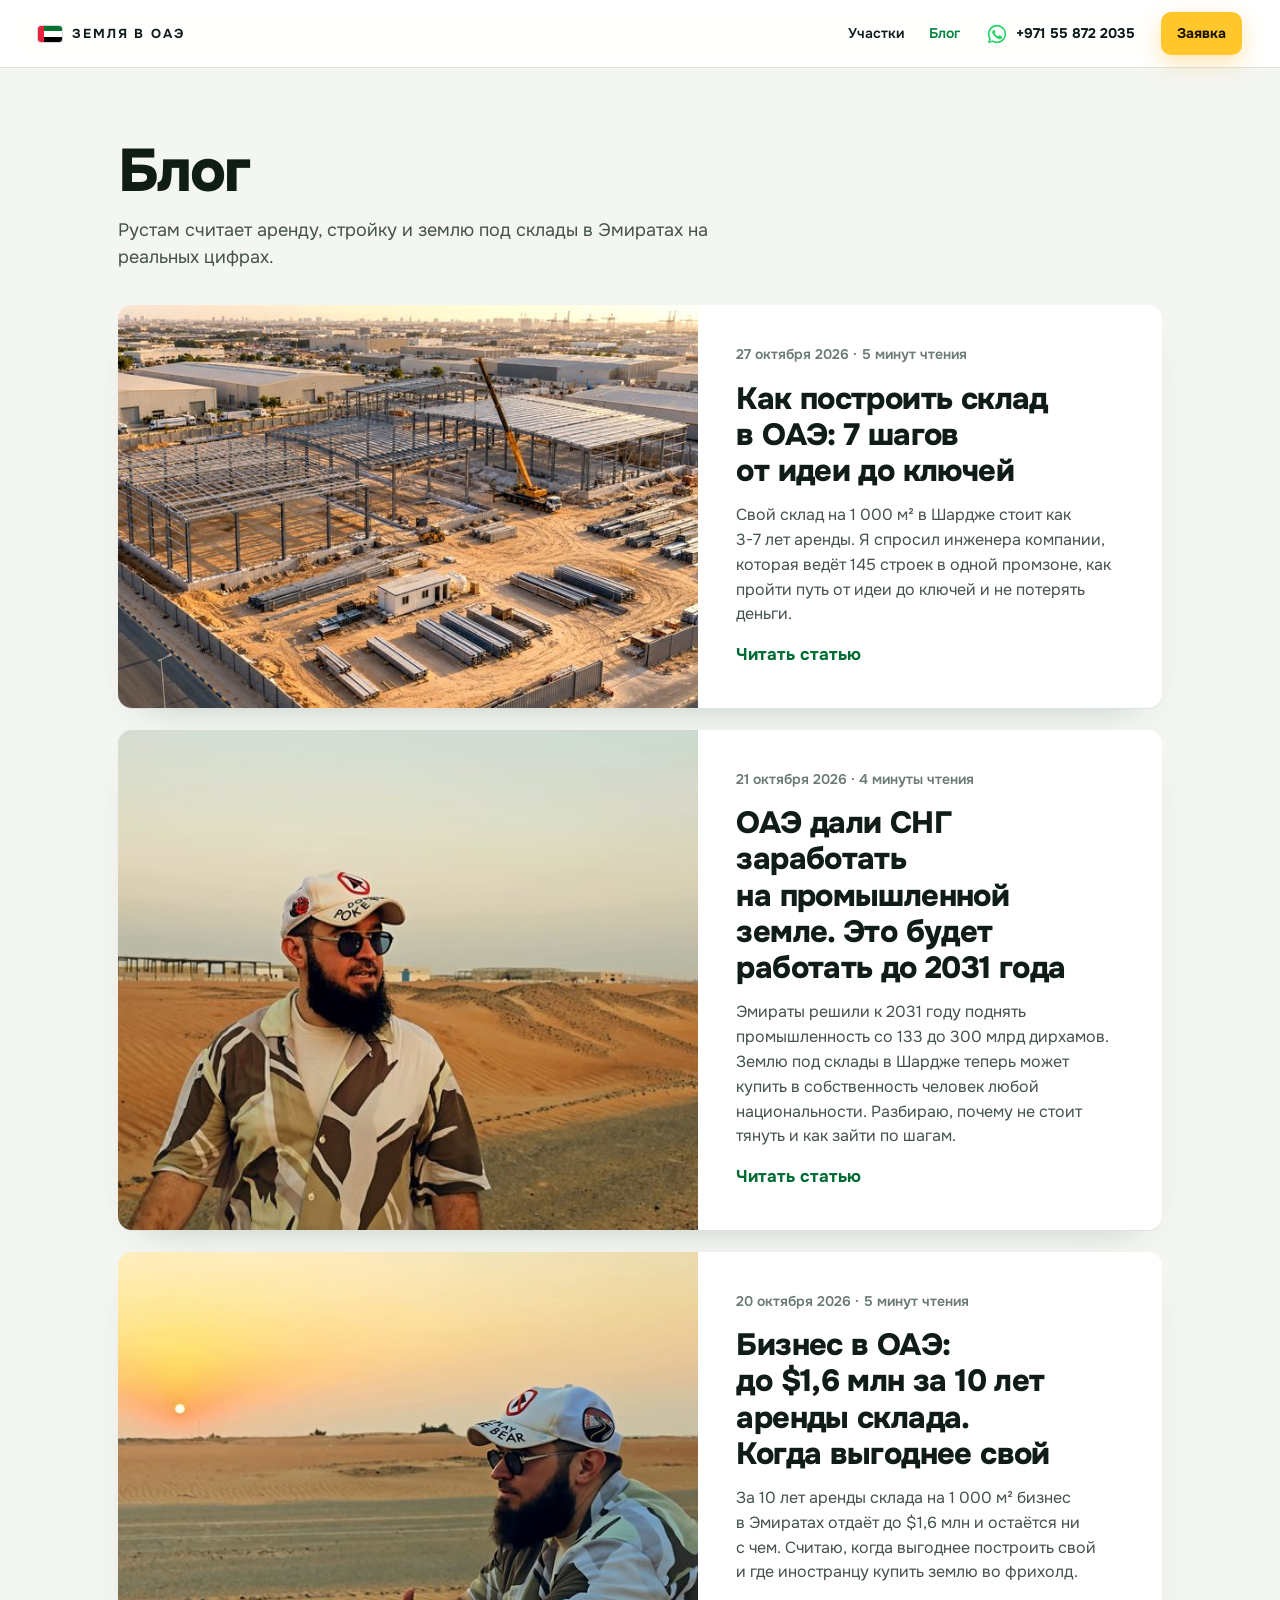
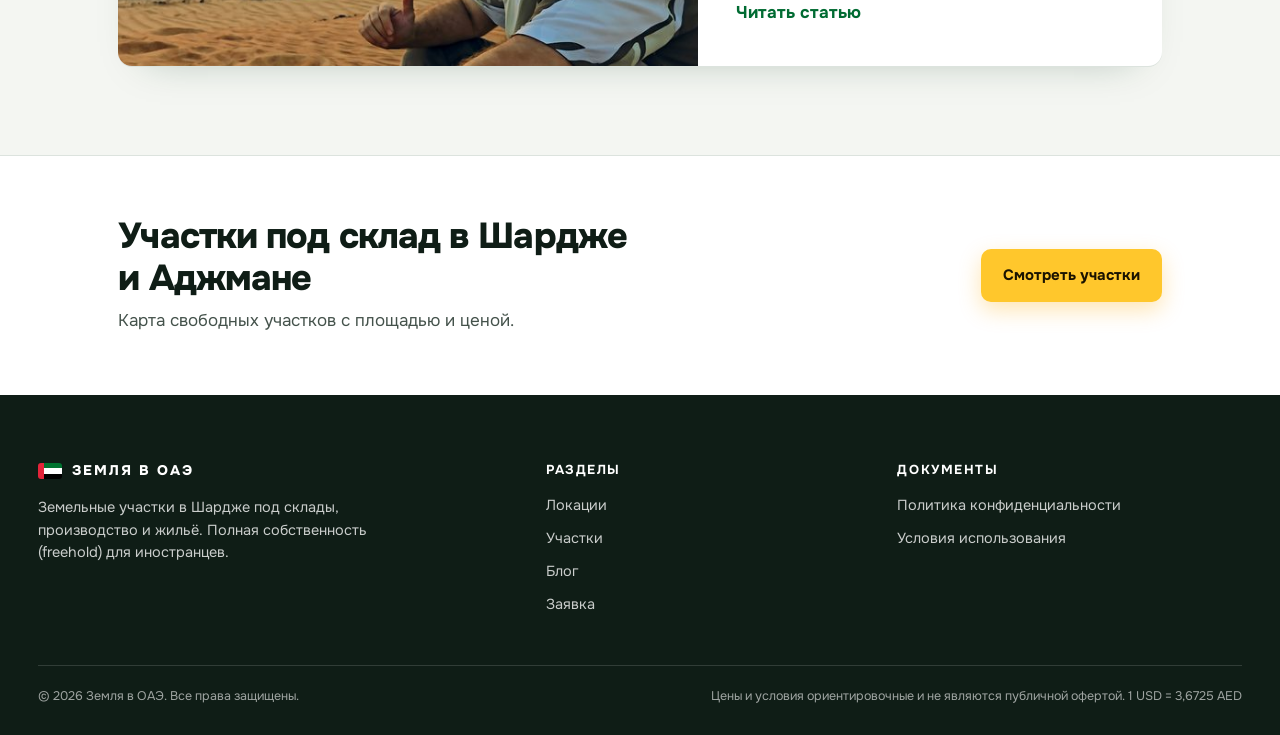
<file: blog/index.html>
<!doctype html><html lang="ru"><head><meta charset="utf-8">
<meta name="viewport" content="width=device-width,initial-scale=1,viewport-fit=cover">
<title>Блог о земле и складах в ОАЭ | Земля в ОАЭ</title>
<meta name="description" content="Статьи Рустама о земле под склады и производство в ОАЭ: аренда или свой склад, цены, фрихолд в Шардже и Аджмане.">
<link rel="canonical" href="https://landpick.ae/blog/">
<link rel="preconnect" href="https://fonts.googleapis.com"><link rel="preconnect" href="https://fonts.gstatic.com" crossorigin><link rel="stylesheet" href="https://fonts.googleapis.com/css2?family=Onest:wght@400;500;600;700;800&display=swap"><link rel="stylesheet" href="/blog/blog.css">

</head><body>
<header class="hdr gutter">
  <a class="logo" href="/"><span class="flag" aria-hidden="true"></span>ЗЕМЛЯ В ОАЭ</a>
  <nav class="nav">
    <a href="/#plan">Участки</a><a href="/blog/" aria-current="page">Блог</a>
    <a class="wa-top" href="https://wa.me/971558722035" target="_blank" rel="noopener"><svg viewBox="0 0 24 24" aria-hidden="true"><path fill="currentColor" d="M12 2a10 10 0 0 0-8.6 15.1L2 22l5-1.3A10 10 0 1 0 12 2zm0 18.2a8.2 8.2 0 0 1-4.2-1.2l-.3-.2-3 .8.8-2.9-.2-.3A8.2 8.2 0 1 1 12 20.2zm4.5-6.1c-.2-.1-1.5-.7-1.7-.8s-.4-.1-.6.1-.6.8-.8 1-.3.2-.5.1a6.7 6.7 0 0 1-3.3-2.9c-.2-.4.2-.4.7-1.3.1-.2 0-.3 0-.4l-.8-1.8c-.2-.5-.4-.4-.6-.4h-.5a1 1 0 0 0-.7.3 3 3 0 0 0-.9 2.2 5.2 5.2 0 0 0 1.1 2.7 11.8 11.8 0 0 0 4.5 4c1.7.7 2.3.8 3.2.7a2.7 2.7 0 0 0 1.8-1.3 2.2 2.2 0 0 0 .2-1.3c-.1-.1-.3-.2-.5-.3z"/></svg><span class="hide-m">+971 55 872 2035</span></a>
    <a class="btn cta" href="/#lead">Заявка</a>
  </nav>
</header>
<main>
<div class="bl-head gutter"><h1>Блог</h1><p>Рустам считает аренду, стройку и землю под склады в Эмиратах на реальных цифрах.</p></div>
<div class="posts gutter">
<a class="post" href="/blog/kak-postroit-sklad-v-oae/">
  <img src="/blog/img/kak-postroit-sklad-v-oae-1-1600.jpg" srcset="/blog/img/kak-postroit-sklad-v-oae-1-1600.jpg 1600w, /blog/img/kak-postroit-sklad-v-oae-1-800.jpg 800w" sizes="(max-width:860px) 100vw, 620px" width="1600" height="900" alt="Стройка складов в промзоне Шарджи">
  <div class="post-txt"><div class="post-meta">27 октября 2026 · 5 минут чтения</div>
  <h2>Как построить склад в ОАЭ: 7 шагов от идеи до ключей</h2><p>Свой склад на 1 000 м² в Шардже стоит как <span class="nw">3-7</span> лет аренды. Я спросил инженера компании, которая ведёт 145 строек в одной промзоне, как пройти путь от идеи до ключей и не потерять деньги.</p><span class="more">Читать статью</span></div>
</a><a class="post" href="/blog/promyshlennaya-zemlya-oae-2031/">
  <img src="/blog/img/promyshlennaya-zemlya-oae-2031-1-1600.jpg" srcset="/blog/img/promyshlennaya-zemlya-oae-2031-1-1600.jpg 1600w, /blog/img/promyshlennaya-zemlya-oae-2031-1-800.jpg 800w" sizes="(max-width:860px) 100vw, 620px" width="1600" height="900" alt="Рустам на участке в Al Qasimiya, октябрь 2026">
  <div class="post-txt"><div class="post-meta">21 октября 2026 · 4 минуты чтения</div>
  <h2>ОАЭ дали СНГ заработать на промышленной земле. Это будет работать до 2031 года</h2><p>Эмираты решили к 2031 году поднять промышленность со 133 до 300 млрд дирхамов. Землю под склады в Шардже теперь может купить в собственность человек любой национальности. Разбираю, почему не стоит тянуть и как зайти по шагам.</p><span class="more">Читать статью</span></div>
</a><a class="post" href="/blog/svoj-sklad-ili-arenda-v-oae/">
  <img src="/blog/img/svoj-sklad-ili-arenda-v-oae-1-1600.jpg" srcset="/blog/img/svoj-sklad-ili-arenda-v-oae-1-1600.jpg 1600w, /blog/img/svoj-sklad-ili-arenda-v-oae-1-800.jpg 800w" sizes="(max-width:860px) 100vw, 620px" width="1600" height="900" alt="Рустам на участке в Al Qasimiya, октябрь 2026">
  <div class="post-txt"><div class="post-meta">20 октября 2026 · 5 минут чтения</div>
  <h2>Бизнес в ОАЭ: до $1,6 млн за 10 лет аренды склада. Когда выгоднее свой</h2><p>За 10 лет аренды склада на 1 000 м² бизнес в Эмиратах отдаёт до $1,6 млн и остаётся ни с чем. Считаю, когда выгоднее построить свой и где иностранцу купить землю во фрихолд.</p><span class="more">Читать статью</span></div>
</a>
</div>
<section class="lots"><div class="lots-in gutter">
  <div><h2>Участки под склад в Шардже и Аджмане</h2><p>Карта свободных участков с площадью и ценой.</p></div>
  <a class="btn cta" href="/#plan">Смотреть участки</a>
</div></section>
</main>
<footer class="sitefoot"><div class="gutter">
  <div class="sf-grid">
    <div><div class="sf-logo"><span class="flag" aria-hidden="true"></span>ЗЕМЛЯ В ОАЭ</div><p>Земельные участки в Шардже под склады, производство и жильё. Полная собственность (freehold) для иностранцев.</p></div>
    <div><h4>Разделы</h4><ul><li><a href="/#projects">Локации</a></li><li><a href="/#plan">Участки</a></li><li><a href="/blog/">Блог</a></li><li><a href="/#lead">Заявка</a></li></ul></div>
    <div><h4>Документы</h4><ul><li><a href="/privacy.html">Политика конфиденциальности</a></li><li><a href="/privacy.html#terms">Условия использования</a></li></ul></div>
  </div>
  <div class="sf-bot"><span>© 2026 Земля в ОАЭ. Все права защищены.</span><span>Цены и условия ориентировочные и не являются публичной офертой. 1 USD = 3,6725 AED</span></div>
</div></footer>
</body></html>
</file>
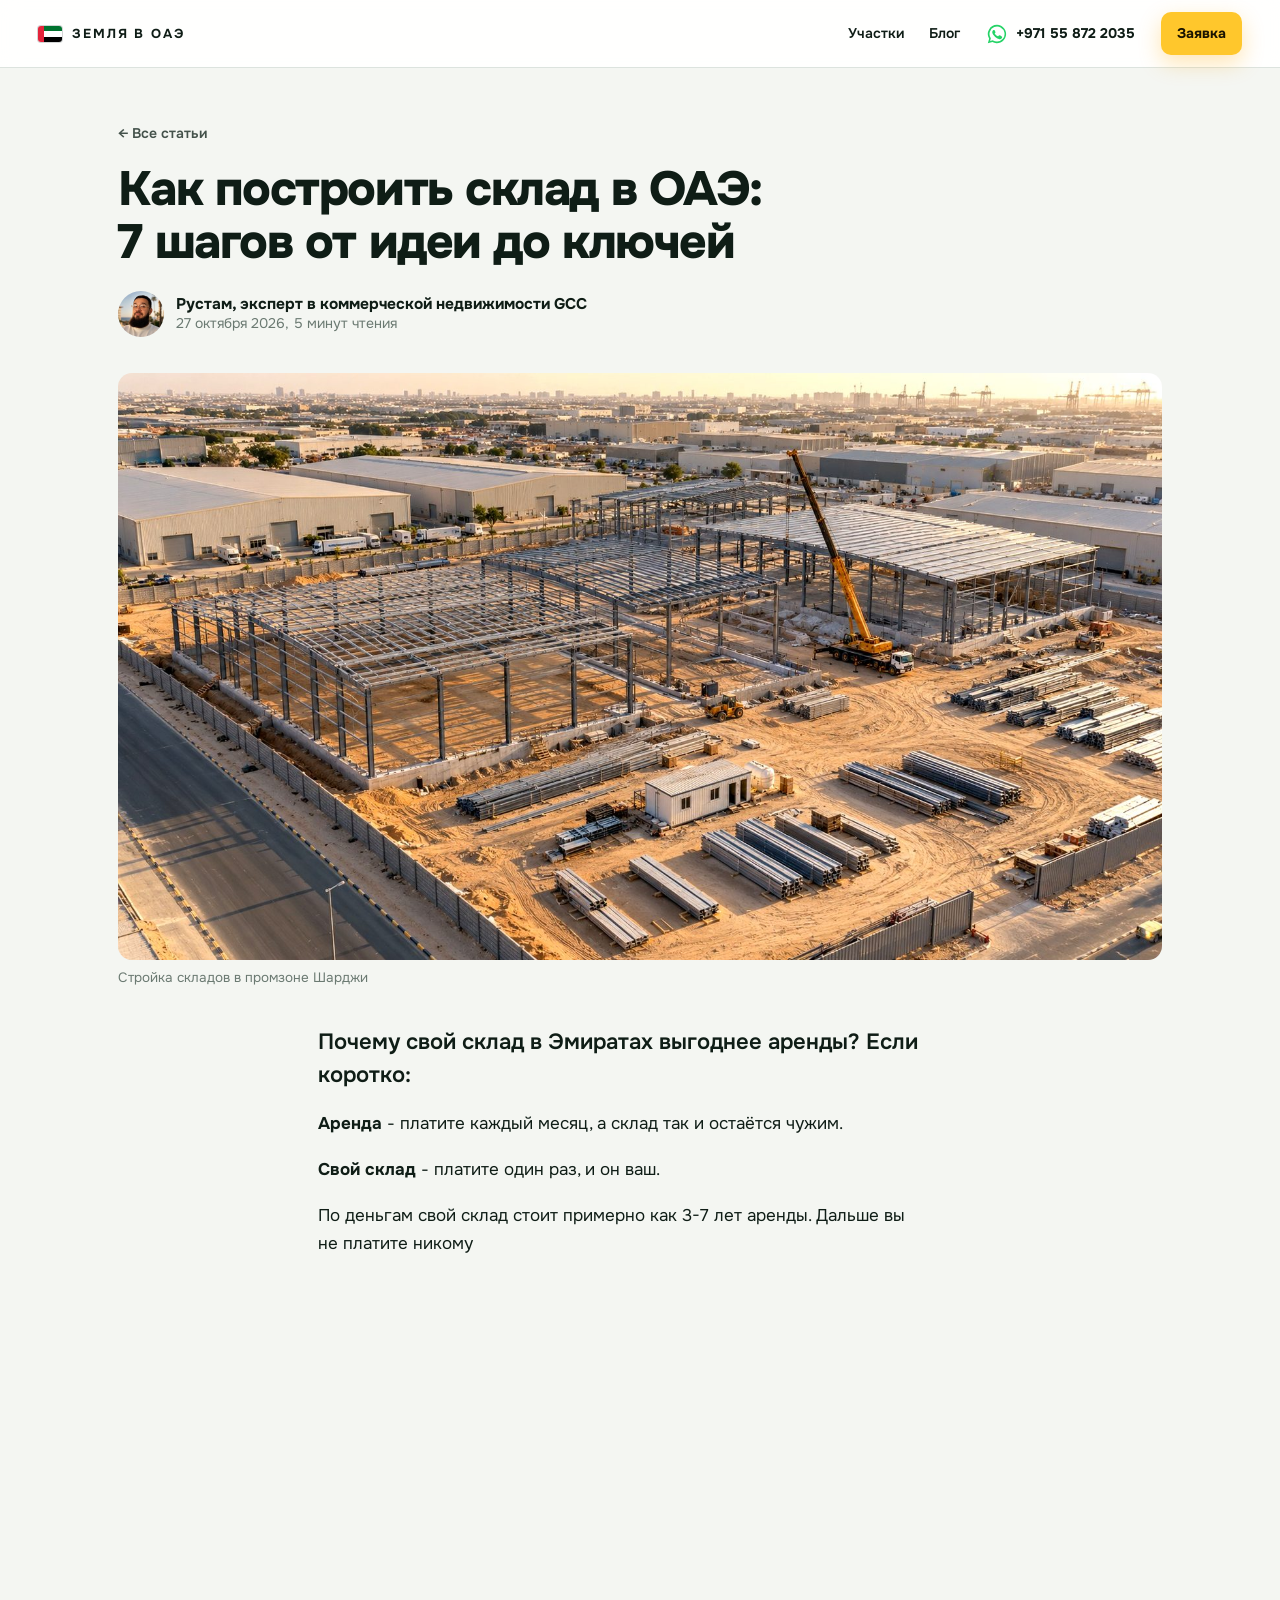
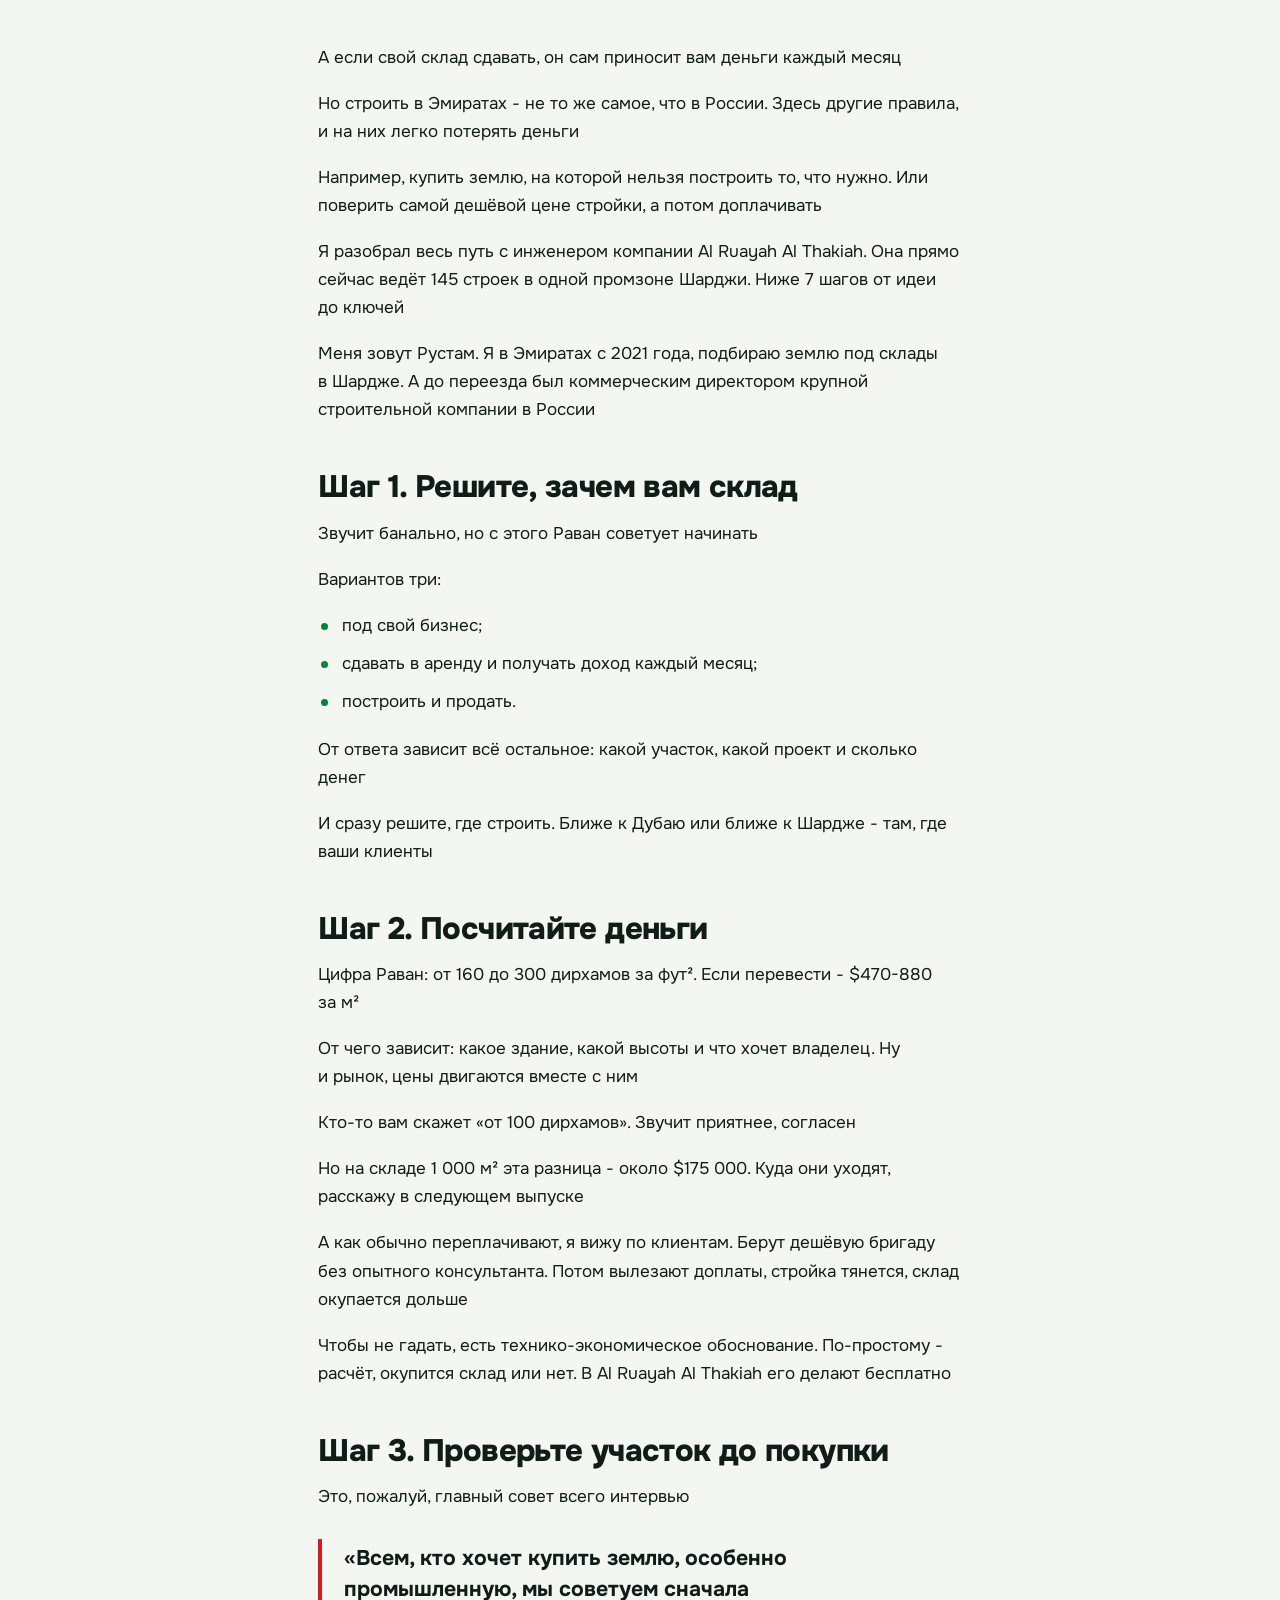
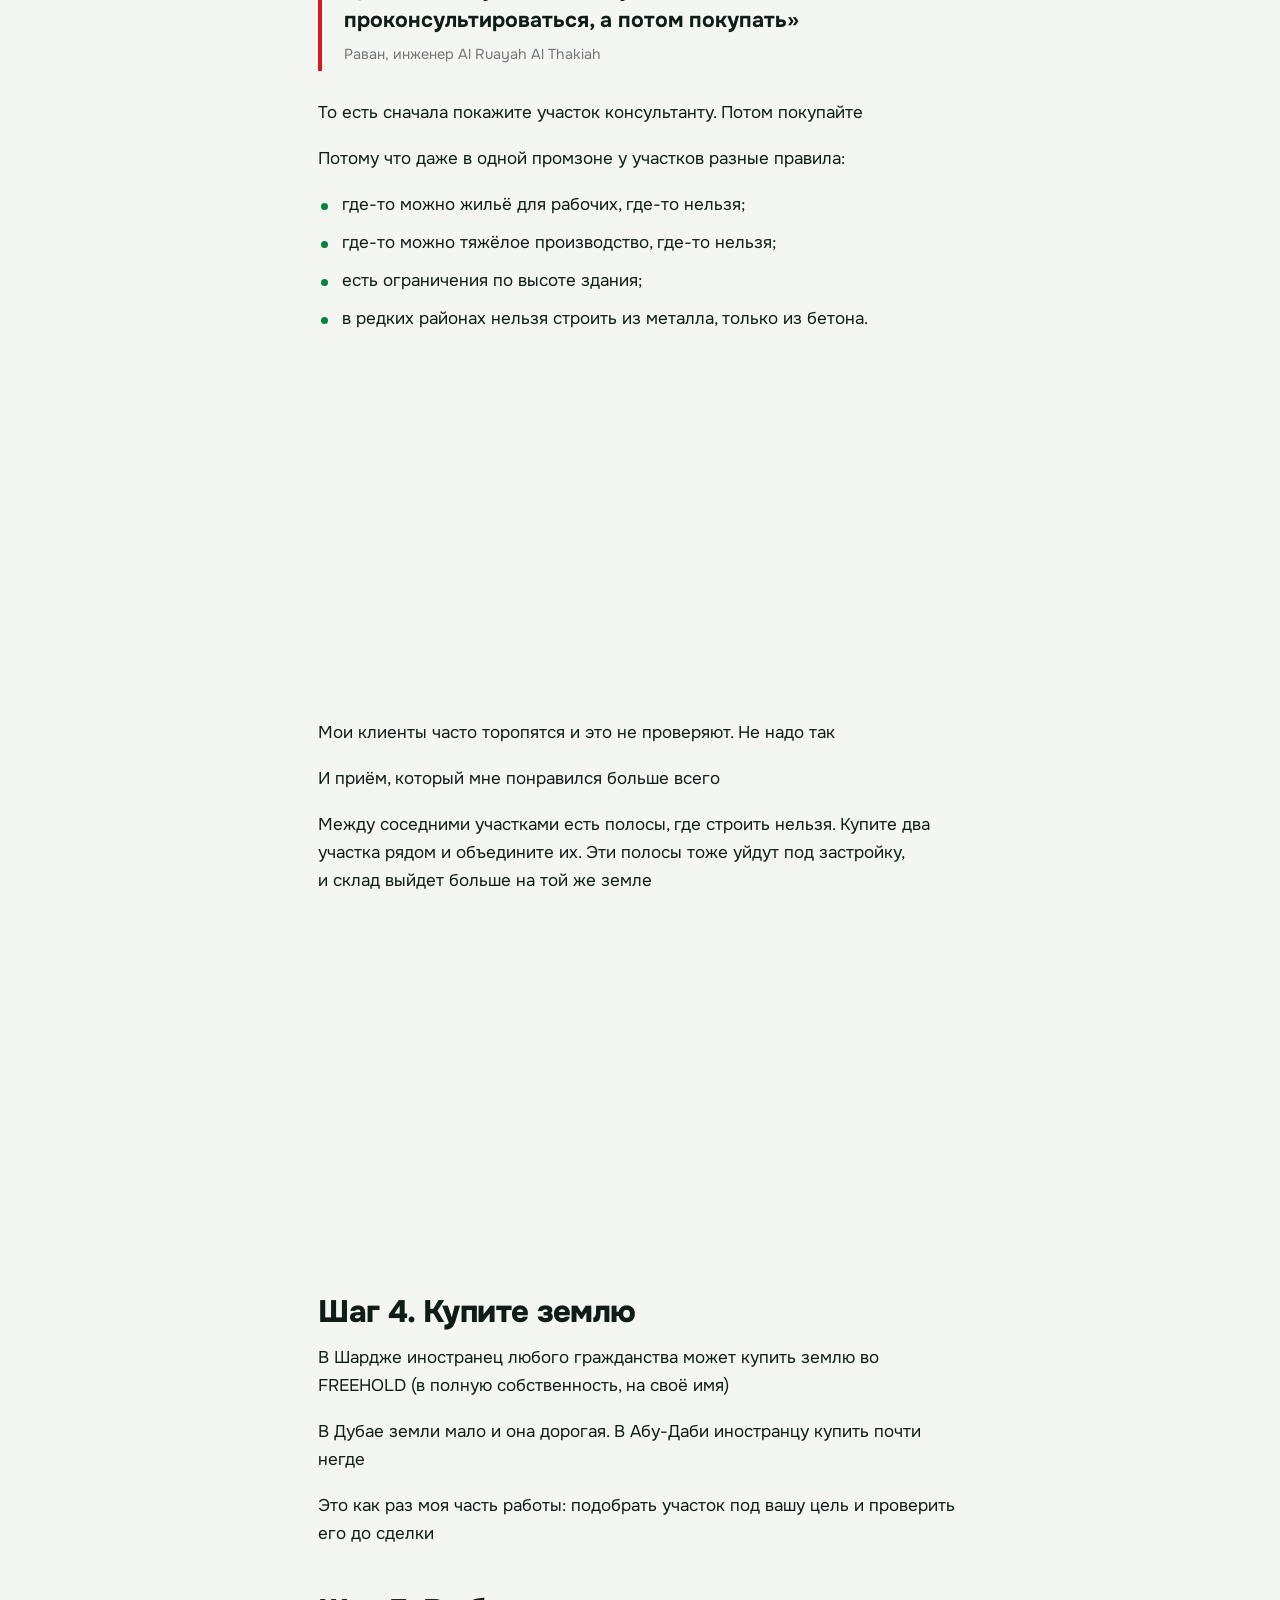
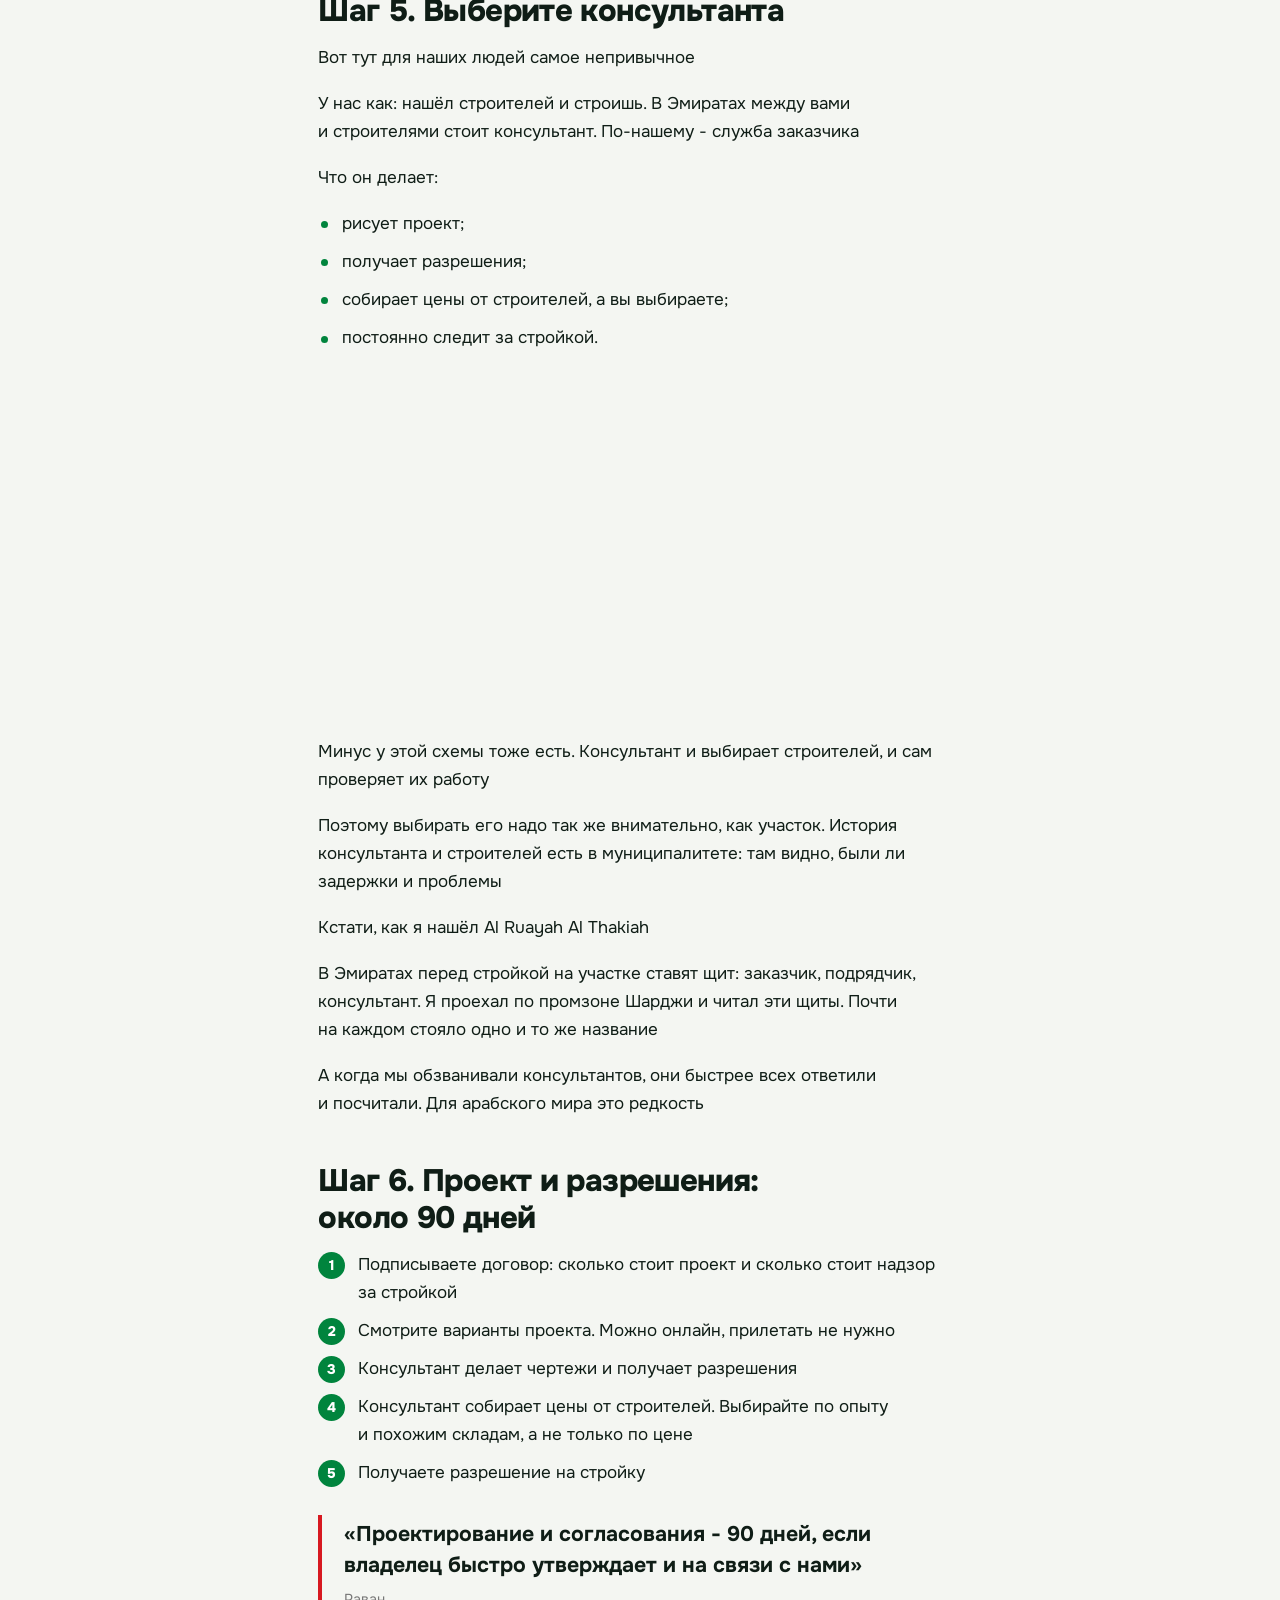
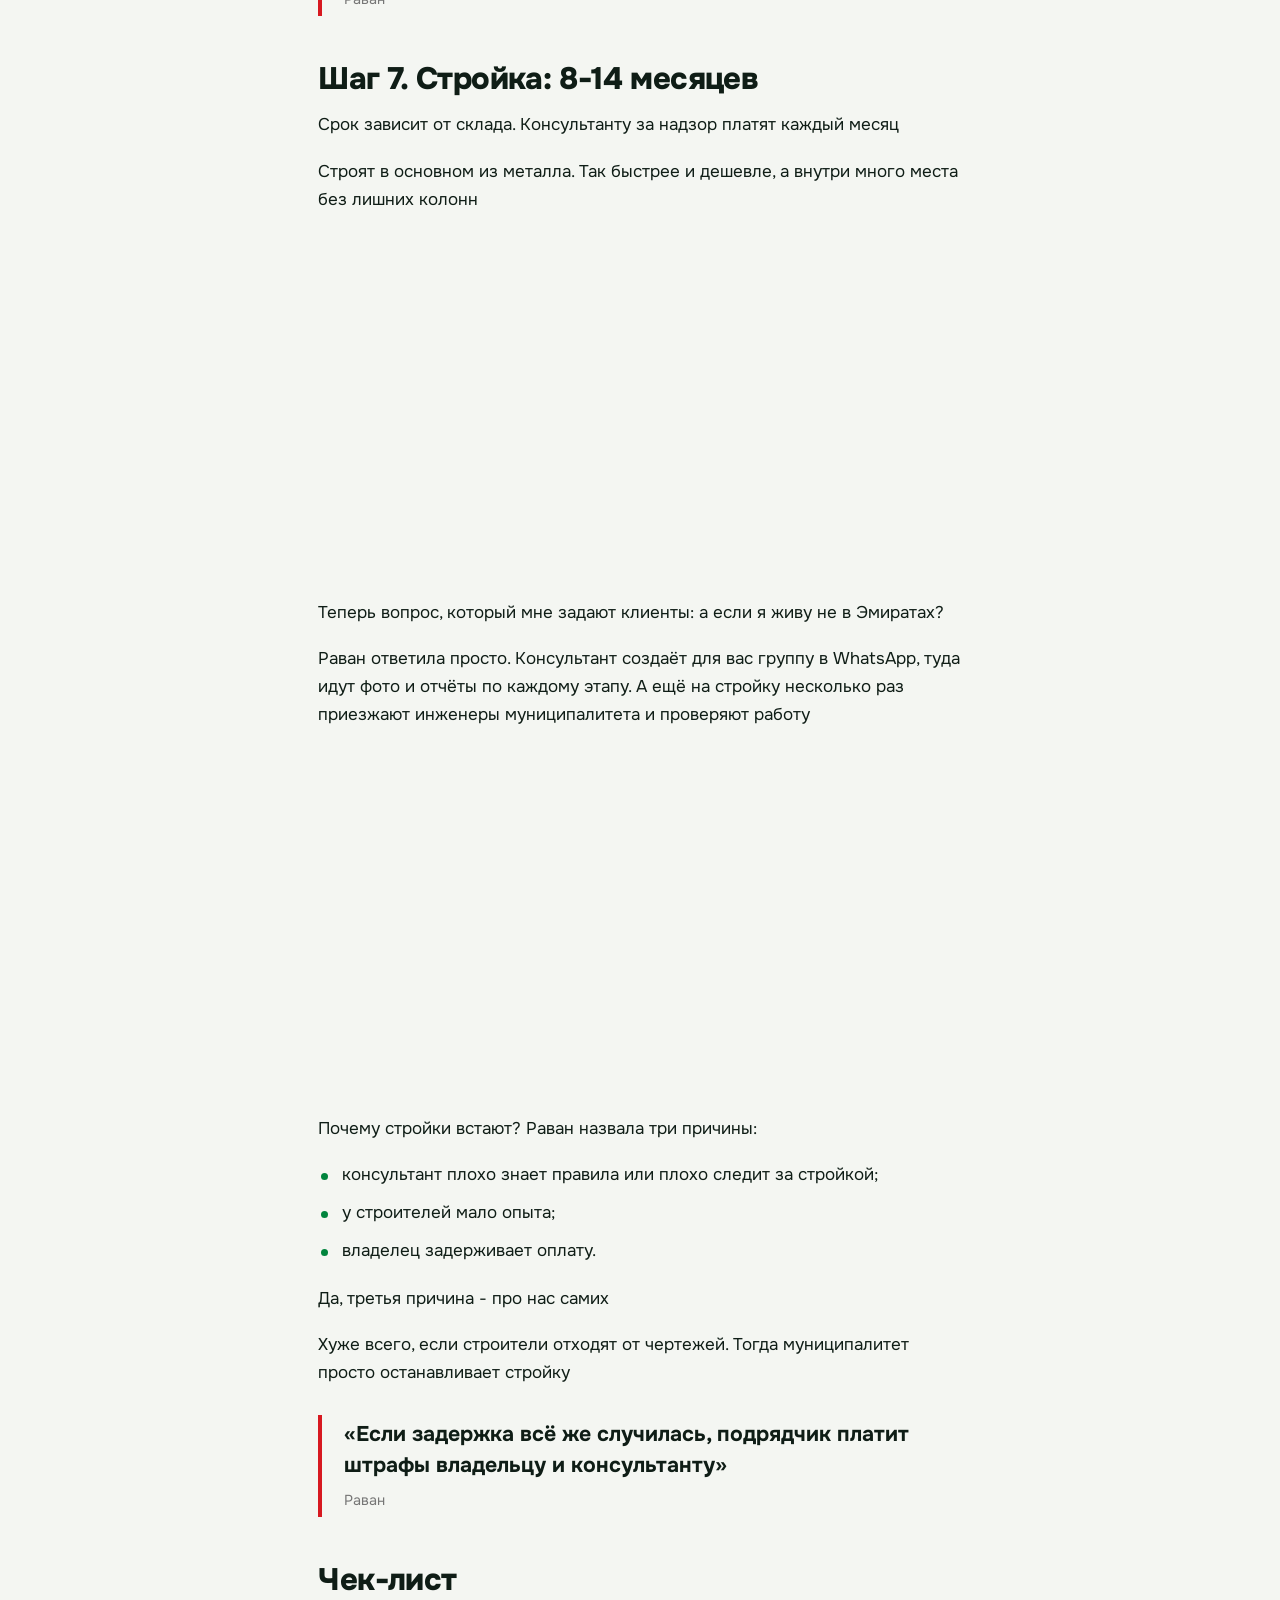
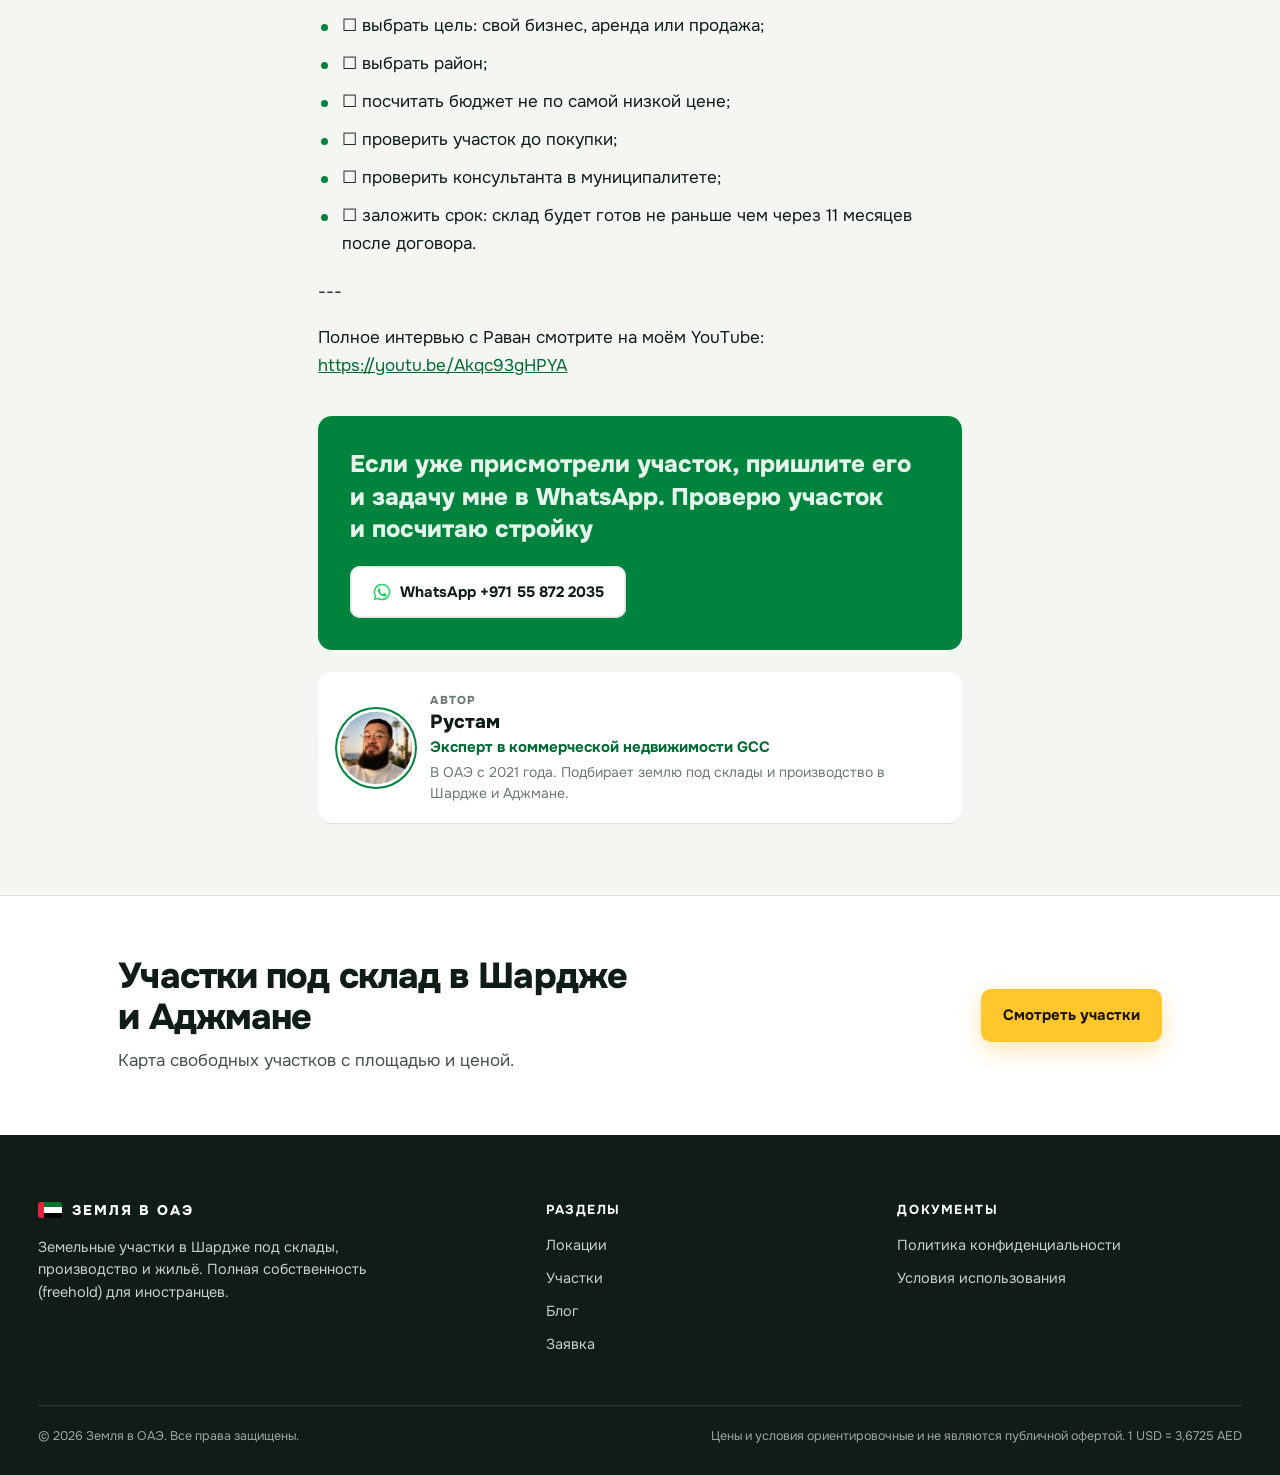
<file: blog/kak-postroit-sklad-v-oae/index.html>
<!doctype html><html lang="ru"><head><meta charset="utf-8">
<meta name="viewport" content="width=device-width,initial-scale=1,viewport-fit=cover">
<title>Как построить склад в ОАЭ: 7 шагов от идеи до ключей | Земля в ОАЭ</title>
<meta name="description" content="Свой склад на 1 000 м² в Шардже стоит как 3-7 лет аренды. Я спросил инженера компании, которая ведёт 145 строек в одной промзоне, как пройти путь от идеи до ключей и не потерять деньги.">
<link rel="canonical" href="https://landpick.ae/blog/kak-postroit-sklad-v-oae/">
<link rel="preconnect" href="https://fonts.googleapis.com"><link rel="preconnect" href="https://fonts.gstatic.com" crossorigin><link rel="stylesheet" href="https://fonts.googleapis.com/css2?family=Onest:wght@400;500;600;700;800&display=swap"><link rel="stylesheet" href="/blog/blog.css">
<meta property="og:type" content="article"><meta property="og:title" content="Как построить склад в ОАЭ: 7 шагов от идеи до ключей"><meta property="og:description" content="Свой склад на 1 000 м² в Шардже стоит как 3-7 лет аренды. Я спросил инженера компании, которая ведёт 145 строек в одной промзоне, как пройти путь от идеи до ключей и не потерять деньги."><meta property="og:url" content="https://landpick.ae/blog/kak-postroit-sklad-v-oae/"><meta property="og:image" content="https://landpick.ae/blog/img/kak-postroit-sklad-v-oae-og.jpg"><meta property="og:locale" content="ru_RU"><meta name="twitter:card" content="summary_large_image"><script type="application/ld+json">{"@context": "https://schema.org", "@type": "BlogPosting", "headline": "Как построить склад в ОАЭ: 7 шагов от идеи до ключей", "description": "Свой склад на 1 000 м² в Шардже стоит как 3-7 лет аренды. Я спросил инженера компании, которая ведёт 145 строек в одной промзоне, как пройти путь от идеи до ключей и не потерять деньги.", "datePublished": "2026-10-27", "image": "https://landpick.ae/blog/img/kak-postroit-sklad-v-oae-og.jpg", "inLanguage": "ru", "author": {"@type": "Person", "name": "Рустам", "jobTitle": "Эксперт в коммерческой недвижимости GCC"}, "publisher": {"@type": "Organization", "name": "Земля в ОАЭ", "url": "https://landpick.ae"}, "mainEntityOfPage": "https://landpick.ae/blog/kak-postroit-sklad-v-oae/"}</script>
</head><body>
<header class="hdr gutter">
  <a class="logo" href="/"><span class="flag" aria-hidden="true"></span>ЗЕМЛЯ В ОАЭ</a>
  <nav class="nav">
    <a href="/#plan">Участки</a><a href="/blog/">Блог</a>
    <a class="wa-top" href="https://wa.me/971558722035" target="_blank" rel="noopener"><svg viewBox="0 0 24 24" aria-hidden="true"><path fill="currentColor" d="M12 2a10 10 0 0 0-8.6 15.1L2 22l5-1.3A10 10 0 1 0 12 2zm0 18.2a8.2 8.2 0 0 1-4.2-1.2l-.3-.2-3 .8.8-2.9-.2-.3A8.2 8.2 0 1 1 12 20.2zm4.5-6.1c-.2-.1-1.5-.7-1.7-.8s-.4-.1-.6.1-.6.8-.8 1-.3.2-.5.1a6.7 6.7 0 0 1-3.3-2.9c-.2-.4.2-.4.7-1.3.1-.2 0-.3 0-.4l-.8-1.8c-.2-.5-.4-.4-.6-.4h-.5a1 1 0 0 0-.7.3 3 3 0 0 0-.9 2.2 5.2 5.2 0 0 0 1.1 2.7 11.8 11.8 0 0 0 4.5 4c1.7.7 2.3.8 3.2.7a2.7 2.7 0 0 0 1.8-1.3 2.2 2.2 0 0 0 .2-1.3c-.1-.1-.3-.2-.5-.3z"/></svg><span class="hide-m">+971 55 872 2035</span></a>
    <a class="btn cta" href="/#lead">Заявка</a>
  </nav>
</header>
<main>
<div class="art-top gutter">
  <a class="back" href="/blog/">← Все статьи</a>
  <h1>Как построить склад в ОАЭ: 7 шагов от идеи до ключей</h1>
  <div class="byline"><img src="/blog/img/avatar.jpg" width="92" height="92" alt="Рустам"><div><b>Рустам, эксперт в коммерческой недвижимости GCC</b><span>27 октября 2026, 5 минут чтения</span></div></div>
</div>
<figure class="cover gutter"><img src="/blog/img/kak-postroit-sklad-v-oae-1-1600.jpg" srcset="/blog/img/kak-postroit-sklad-v-oae-1-1600.jpg 1600w, /blog/img/kak-postroit-sklad-v-oae-1-800.jpg 800w" sizes="(max-width:1160px) 100vw, 1120px" width="1600" height="900" fetchpriority="high" decoding="async" alt="Стройка складов в промзоне Шарджи"><figcaption>Стройка складов в промзоне Шарджи</figcaption></figure>
<article class="art gutter">
<p class="lead">Почему свой склад в Эмиратах выгоднее аренды? Если коротко:</p>
<p><b>Аренда</b> - платите каждый месяц, а склад так и остаётся чужим.</p>
<p><b>Свой склад</b> - платите один раз, и он ваш.</p>
<p>По деньгам свой склад стоит примерно как <span class="nw">3-7</span> лет аренды. Дальше вы не платите никому</p>
<figure class="anim"><video src="/blog/media/kak-postroit-sklad-v-oae-1.mp4" autoplay muted loop playsinline preload="metadata"></video></figure>
<p>А если свой склад сдавать, он сам приносит вам деньги каждый месяц</p>
<p>Но строить в Эмиратах - не то же самое, что в России. Здесь другие правила, и на них легко потерять деньги</p>
<p>Например, купить землю, на которой нельзя построить то, что нужно. Или поверить самой дешёвой цене стройки, а потом доплачивать</p>
<p>Я разобрал весь путь с инженером компании Al Ruayah Al Thakiah. Она прямо сейчас ведёт 145 строек в одной промзоне Шарджи. Ниже 7 шагов от идеи до ключей</p>
<p>Меня зовут Рустам. Я в Эмиратах с 2021 года, подбираю землю под склады в Шардже. А до переезда был коммерческим директором крупной строительной компании в России</p>
<h2>Шаг 1. Решите, зачем вам склад</h2>
<p>Звучит банально, но с этого Раван советует начинать</p>
<p>Вариантов три:</p>
<ul><li>под свой бизнес;</li><li>сдавать в аренду и получать доход каждый месяц;</li><li>построить и продать.</li></ul>
<p>От ответа зависит всё остальное: какой участок, какой проект и сколько денег</p>
<p>И сразу решите, где строить. Ближе к Дубаю или ближе к Шардже - там, где ваши клиенты</p>
<h2>Шаг 2. Посчитайте деньги</h2>
<p>Цифра Раван: от 160 до 300 дирхамов за фут². Если перевести - $<span class="nw">470-880</span> за м²</p>
<p>От чего зависит: какое здание, какой высоты и что хочет владелец. Ну и рынок, цены двигаются вместе с ним</p>
<p>Кто-то вам скажет «от 100 дирхамов». Звучит приятнее, согласен</p>
<p>Но на складе 1 000 м² эта разница - около $175 000. Куда они уходят, расскажу в следующем выпуске</p>
<p>А как обычно переплачивают, я вижу по клиентам. Берут дешёвую бригаду без опытного консультанта. Потом вылезают доплаты, стройка тянется, склад окупается дольше</p>
<p>Чтобы не гадать, есть технико-экономическое обоснование. По-простому - расчёт, окупится склад или нет. В Al Ruayah Al Thakiah его делают бесплатно</p>
<h2>Шаг 3. Проверьте участок до покупки</h2>
<p>Это, пожалуй, главный совет всего интервью</p>
<blockquote><p>«Всем, кто хочет купить землю, особенно промышленную, мы советуем сначала проконсультироваться, а потом покупать»</p><cite>Раван, инженер Al Ruayah Al Thakiah</cite></blockquote>
<p>То есть сначала покажите участок консультанту. Потом покупайте</p>
<p>Потому что даже в одной промзоне у участков разные правила:</p>
<ul><li>где-то можно жильё для рабочих, где-то нельзя;</li><li>где-то можно тяжёлое производство, где-то нельзя;</li><li>есть ограничения по высоте здания;</li><li>в редких районах нельзя строить из металла, только из бетона.</li></ul>
<figure class="anim"><video src="/blog/media/kak-postroit-sklad-v-oae-2.mp4" autoplay muted loop playsinline preload="metadata"></video></figure>
<p>Мои клиенты часто торопятся и это не проверяют. Не надо так</p>
<p>И приём, который мне понравился больше всего</p>
<p>Между соседними участками есть полосы, где строить нельзя. Купите два участка рядом и объедините их. Эти полосы тоже уйдут под застройку, и склад выйдет больше на той же земле</p>
<figure class="anim"><video src="/blog/media/kak-postroit-sklad-v-oae-3.mp4" autoplay muted loop playsinline preload="metadata"></video></figure>
<h2>Шаг 4. Купите землю</h2>
<p>В Шардже иностранец любого гражданства может купить землю во FREEHOLD (в полную собственность, на своё имя)</p>
<p>В Дубае земли мало и она дорогая. В Абу-Даби иностранцу купить почти негде</p>
<p>Это как раз моя часть работы: подобрать участок под вашу цель и проверить его до сделки</p>
<h2>Шаг 5. Выберите консультанта</h2>
<p>Вот тут для наших людей самое непривычное</p>
<p>У нас как: нашёл строителей и строишь. В Эмиратах между вами и строителями стоит консультант. По-нашему - служба заказчика</p>
<p>Что он делает:</p>
<ul><li>рисует проект;</li><li>получает разрешения;</li><li>собирает цены от строителей, а вы выбираете;</li><li>постоянно следит за стройкой.</li></ul>
<figure class="anim"><video src="/blog/media/kak-postroit-sklad-v-oae-4.mp4" autoplay muted loop playsinline preload="metadata"></video></figure>
<p>Минус у этой схемы тоже есть. Консультант и выбирает строителей, и сам проверяет их работу</p>
<p>Поэтому выбирать его надо так же внимательно, как участок. История консультанта и строителей есть в муниципалитете: там видно, были ли задержки и проблемы</p>
<p>Кстати, как я нашёл Al Ruayah Al Thakiah</p>
<p>В Эмиратах перед стройкой на участке ставят щит: заказчик, подрядчик, консультант. Я проехал по промзоне Шарджи и читал эти щиты. Почти на каждом стояло одно и то же название</p>
<p>А когда мы обзванивали консультантов, они быстрее всех ответили и посчитали. Для арабского мира это редкость</p>
<h2>Шаг 6. Проект и разрешения: около 90 дней</h2>
<ol><li>Подписываете договор: сколько стоит проект и сколько стоит надзор за стройкой</li><li>Смотрите варианты проекта. Можно онлайн, прилетать не нужно</li><li>Консультант делает чертежи и получает разрешения</li><li>Консультант собирает цены от строителей. Выбирайте по опыту и похожим складам, а не только по цене</li><li>Получаете разрешение на стройку</li></ol>
<blockquote><p>«Проектирование и согласования - 90 дней, если владелец быстро утверждает и на связи с нами»</p><cite>Раван</cite></blockquote>
<h2>Шаг 7. Стройка: <span class="nw">8-14</span> месяцев</h2>
<p>Срок зависит от склада. Консультанту за надзор платят каждый месяц</p>
<p>Строят в основном из металла. Так быстрее и дешевле, а внутри много места без лишних колонн</p>
<figure class="anim"><video src="/blog/media/kak-postroit-sklad-v-oae-5.mp4" autoplay muted loop playsinline preload="metadata"></video></figure>
<p>Теперь вопрос, который мне задают клиенты: а если я живу не в Эмиратах?</p>
<p>Раван ответила просто. Консультант создаёт для вас группу в WhatsApp, туда идут фото и отчёты по каждому этапу. А ещё на стройку несколько раз приезжают инженеры муниципалитета и проверяют работу</p>
<figure class="anim"><video src="/blog/media/kak-postroit-sklad-v-oae-6.mp4" autoplay muted loop playsinline preload="metadata"></video></figure>
<p>Почему стройки встают? Раван назвала три причины:</p>
<ul><li>консультант плохо знает правила или плохо следит за стройкой;</li><li>у строителей мало опыта;</li><li>владелец задерживает оплату.</li></ul>
<p>Да, третья причина - про нас самих</p>
<p>Хуже всего, если строители отходят от чертежей. Тогда муниципалитет просто останавливает стройку</p>
<blockquote><p>«Если задержка всё же случилась, подрядчик платит штрафы владельцу и консультанту»</p><cite>Раван</cite></blockquote>
<h2>Чек-лист</h2>
<ul><li>☐ выбрать цель: свой бизнес, аренда или продажа;</li><li>☐ выбрать район;</li><li>☐ посчитать бюджет не по самой низкой цене;</li><li>☐ проверить участок до покупки;</li><li>☐ проверить консультанта в муниципалитете;</li><li>☐ заложить срок: склад будет готов не раньше чем через 11 месяцев после договора.</li></ul>
<p>---</p>
<p>Полное интервью с Раван смотрите на моём YouTube: <a href="https://youtu.be/Akqc93gHPYA" target="_blank" rel="noopener">https://youtu.be/Akqc93gHPYA</a></p>
<div class="ask"><p class="q">Если уже присмотрели участок, пришлите его и задачу мне в WhatsApp. Проверю участок и посчитаю стройку</p><div class="acts"><a class="btn wa" href="https://wa.me/971558722035" target="_blank" rel="noopener"><svg viewBox="0 0 24 24" aria-hidden="true"><path fill="currentColor" d="M12 2a10 10 0 0 0-8.6 15.1L2 22l5-1.3A10 10 0 1 0 12 2zm0 18.2a8.2 8.2 0 0 1-4.2-1.2l-.3-.2-3 .8.8-2.9-.2-.3A8.2 8.2 0 1 1 12 20.2zm4.5-6.1c-.2-.1-1.5-.7-1.7-.8s-.4-.1-.6.1-.6.8-.8 1-.3.2-.5.1a6.7 6.7 0 0 1-3.3-2.9c-.2-.4.2-.4.7-1.3.1-.2 0-.3 0-.4l-.8-1.8c-.2-.5-.4-.4-.6-.4h-.5a1 1 0 0 0-.7.3 3 3 0 0 0-.9 2.2 5.2 5.2 0 0 0 1.1 2.7 11.8 11.8 0 0 0 4.5 4c1.7.7 2.3.8 3.2.7a2.7 2.7 0 0 0 1.8-1.3 2.2 2.2 0 0 0 .2-1.3c-.1-.1-.3-.2-.5-.3z"/></svg> WhatsApp +971 55 872 2035</a></div></div>
<div class="sign"><img src="/blog/img/avatar.jpg" width="92" height="92" alt="Рустам"><div><div class="l">Автор</div><div class="n">Рустам</div><div class="t">Эксперт в коммерческой недвижимости GCC</div><div class="f">В ОАЭ с 2021 года. Подбирает землю под склады и производство в Шардже и Аджмане.</div></div></div>
</article>
<section class="lots"><div class="lots-in gutter">
  <div><h2>Участки под склад в Шардже и Аджмане</h2><p>Карта свободных участков с площадью и ценой.</p></div>
  <a class="btn cta" href="/#plan">Смотреть участки</a>
</div></section>
</main>
<footer class="sitefoot"><div class="gutter">
  <div class="sf-grid">
    <div><div class="sf-logo"><span class="flag" aria-hidden="true"></span>ЗЕМЛЯ В ОАЭ</div><p>Земельные участки в Шардже под склады, производство и жильё. Полная собственность (freehold) для иностранцев.</p></div>
    <div><h4>Разделы</h4><ul><li><a href="/#projects">Локации</a></li><li><a href="/#plan">Участки</a></li><li><a href="/blog/">Блог</a></li><li><a href="/#lead">Заявка</a></li></ul></div>
    <div><h4>Документы</h4><ul><li><a href="/privacy.html">Политика конфиденциальности</a></li><li><a href="/privacy.html#terms">Условия использования</a></li></ul></div>
  </div>
  <div class="sf-bot"><span>© 2026 Земля в ОАЭ. Все права защищены.</span><span>Цены и условия ориентировочные и не являются публичной офертой. 1 USD = 3,6725 AED</span></div>
</div></footer>
</body></html>
</file>
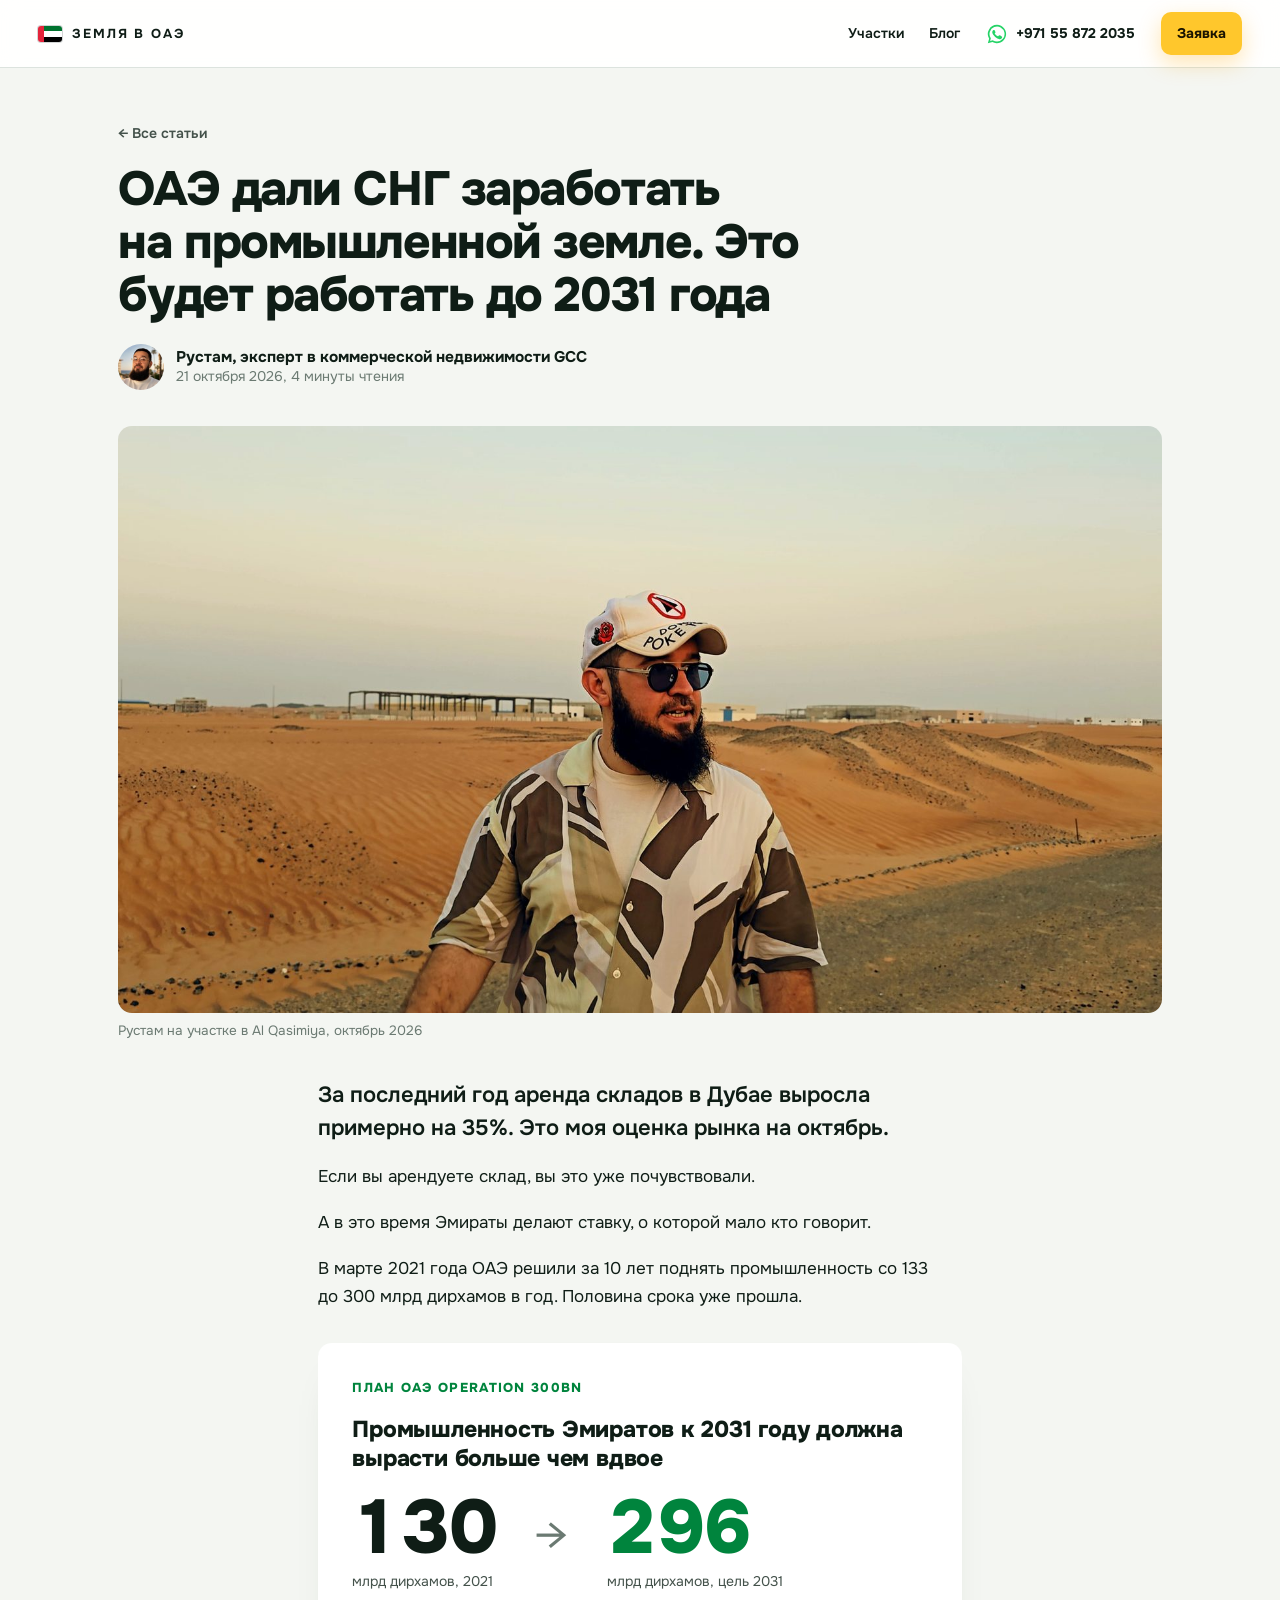
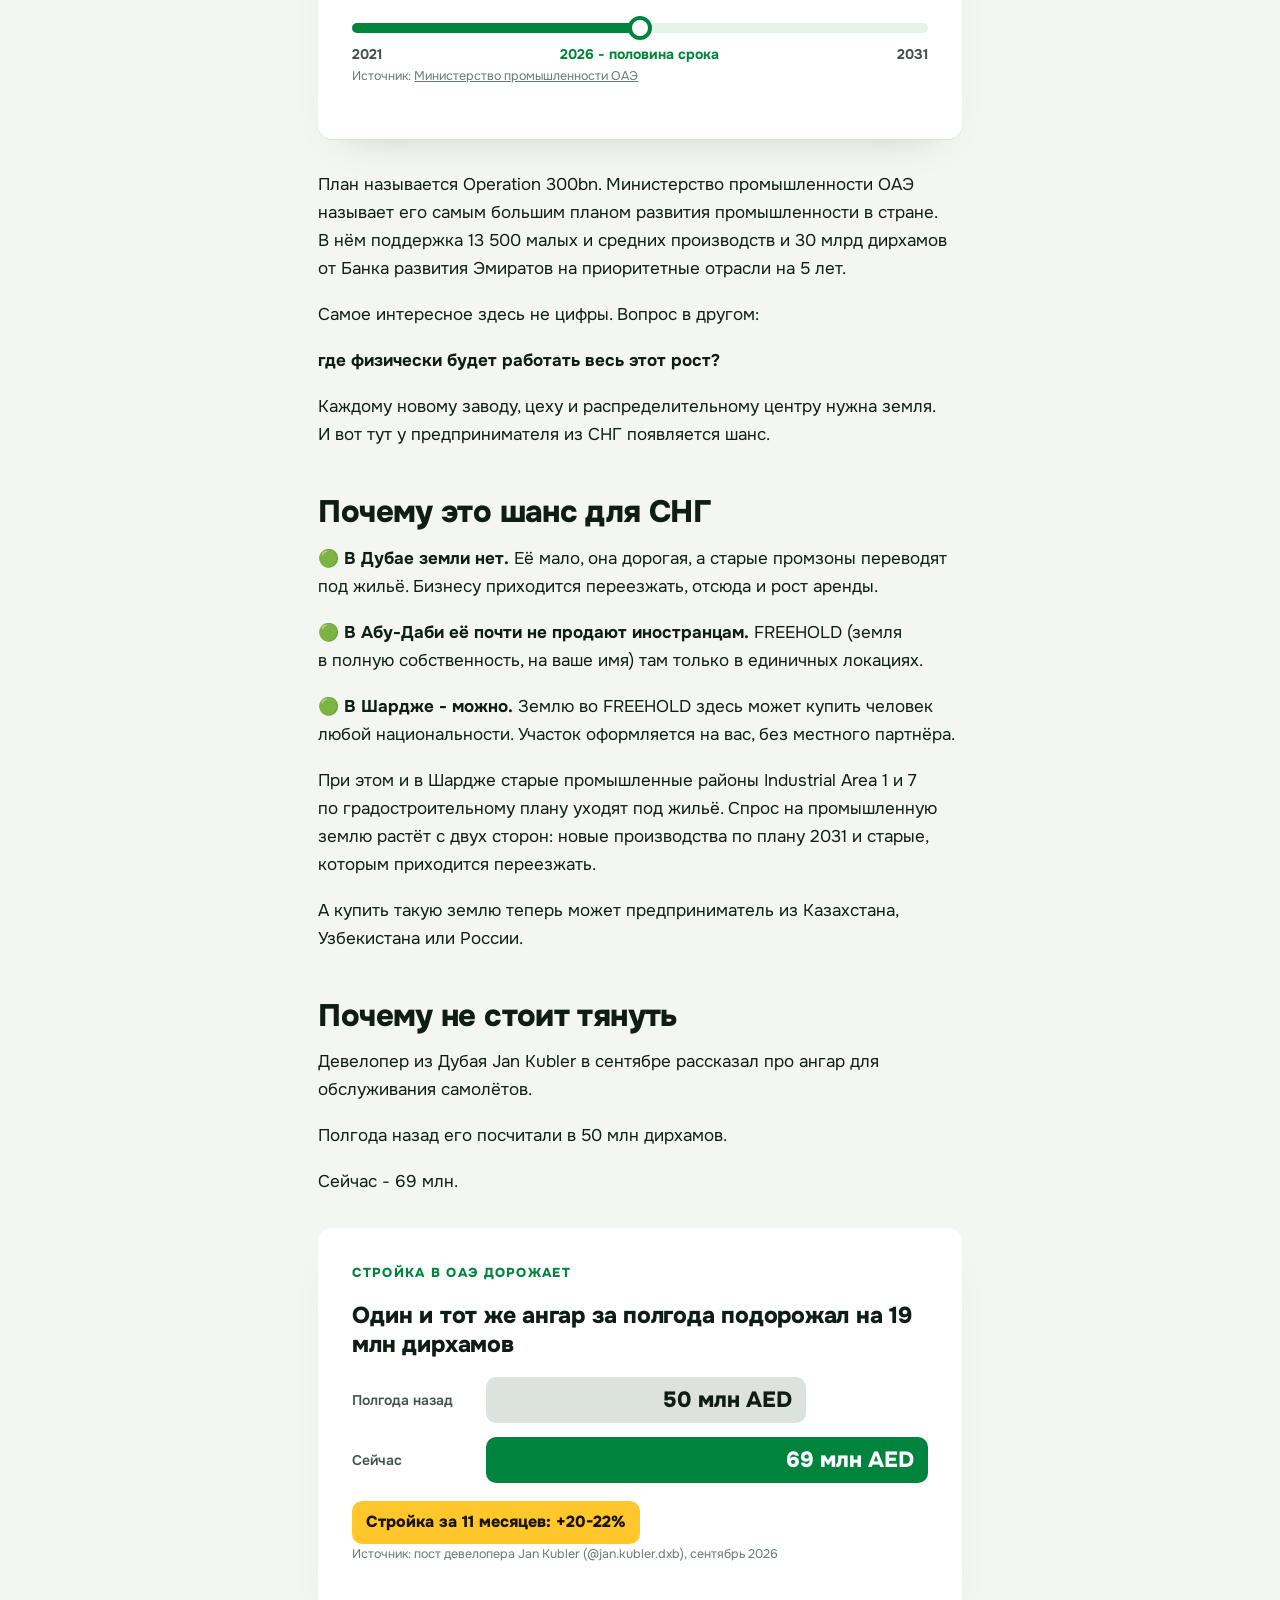
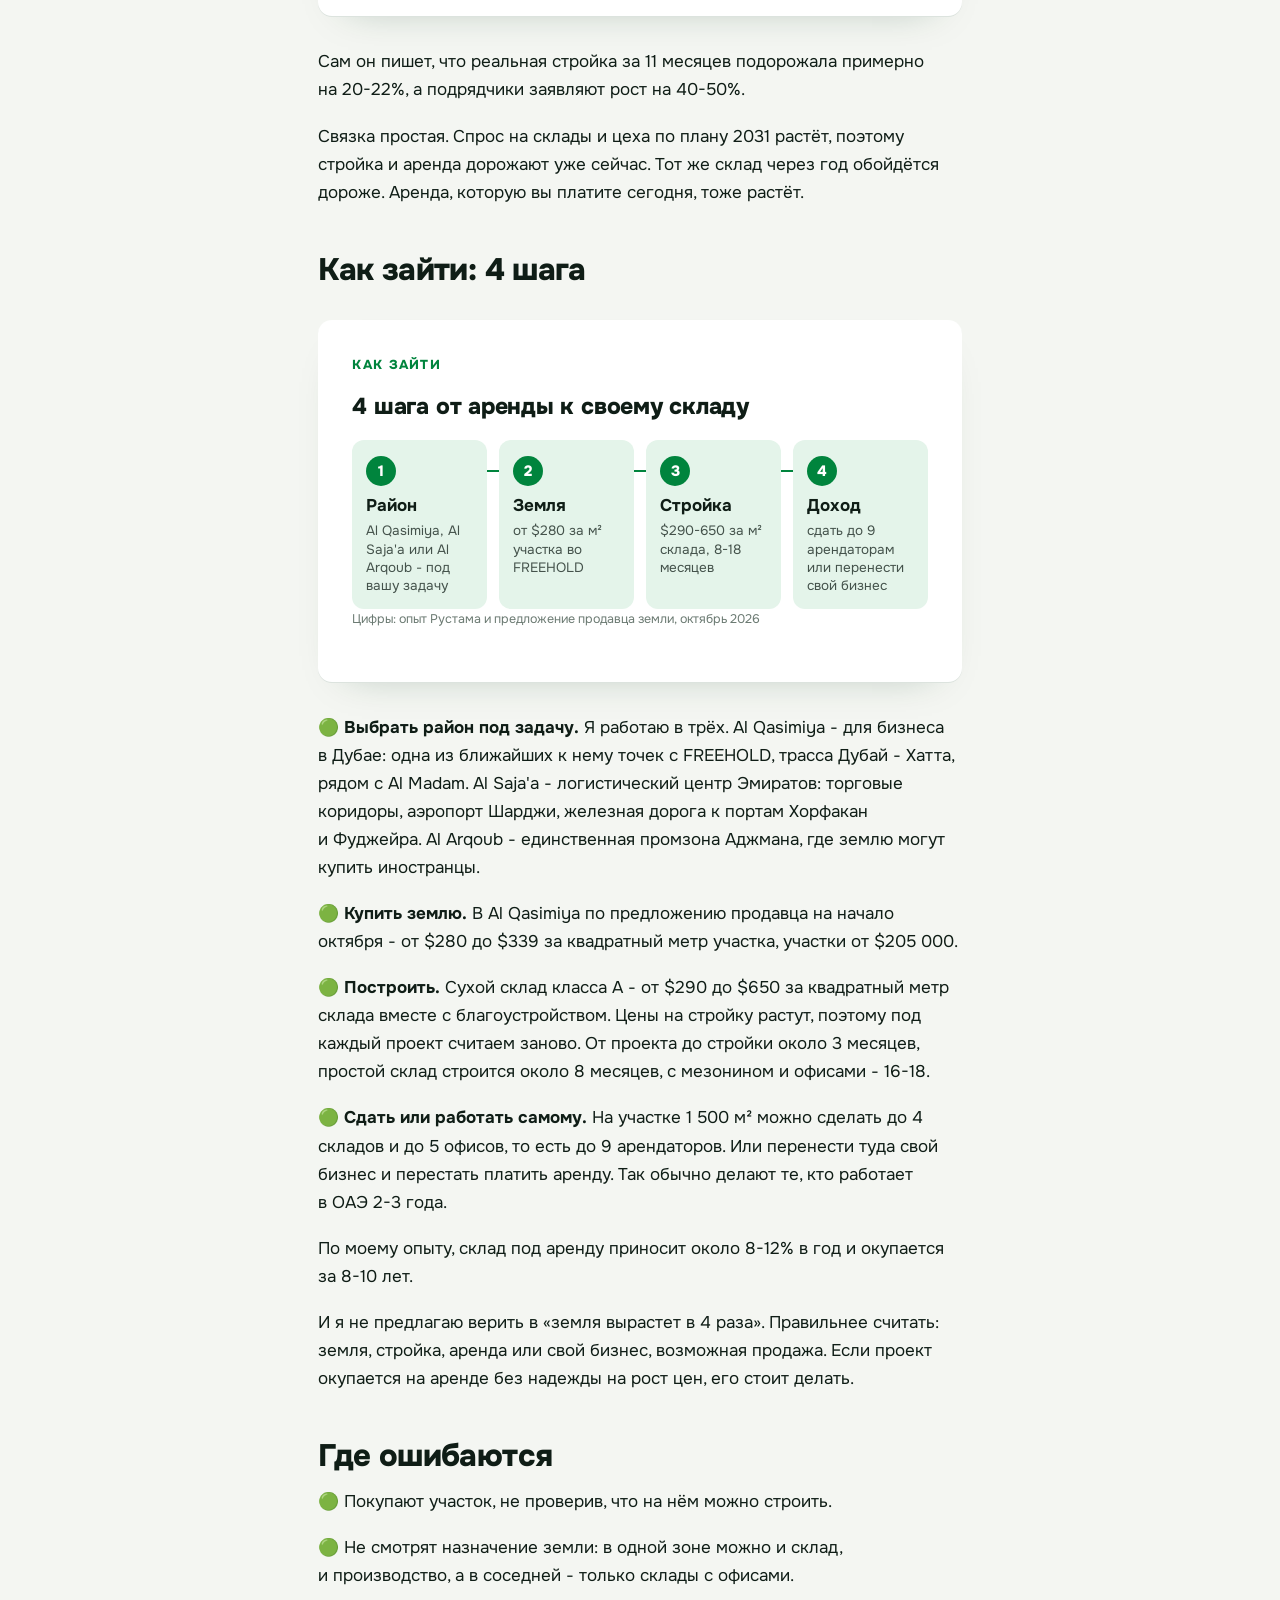
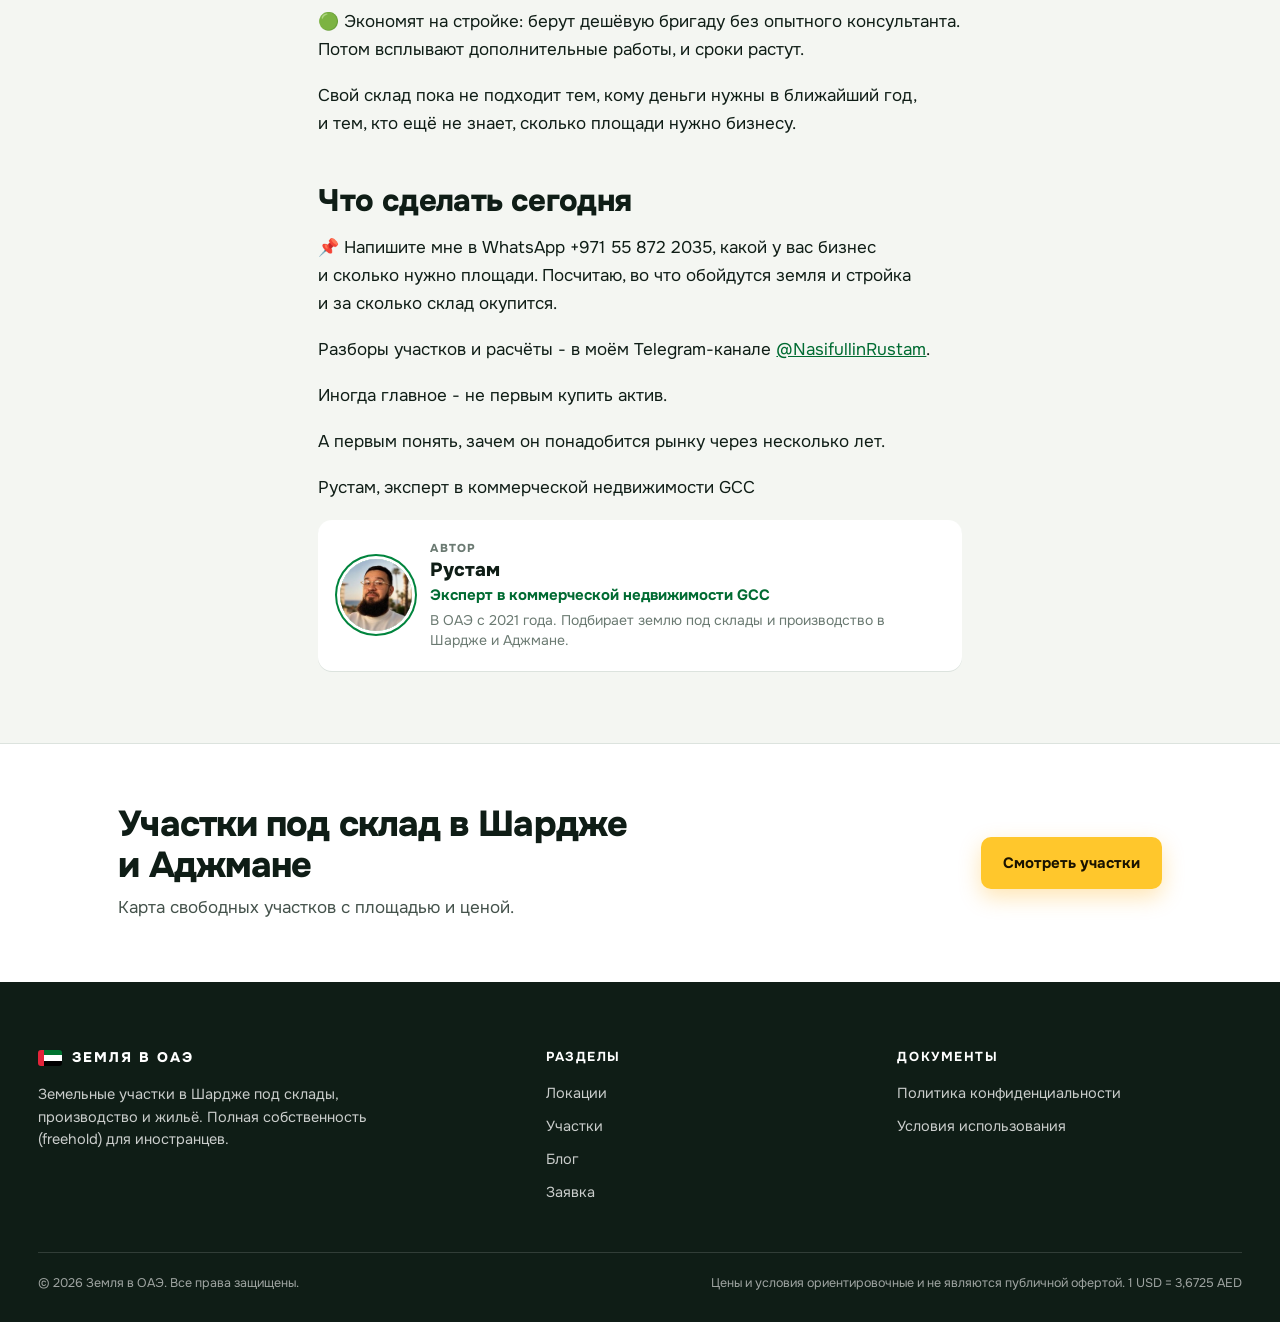
<file: blog/promyshlennaya-zemlya-oae-2031/index.html>
<!doctype html><html lang="ru"><head><meta charset="utf-8">
<meta name="viewport" content="width=device-width,initial-scale=1,viewport-fit=cover">
<title>ОАЭ дали СНГ заработать на промышленной земле. Это будет работать до 2031 года | Земля в ОАЭ</title>
<meta name="description" content="Эмираты решили к 2031 году поднять промышленность со 133 до 300 млрд дирхамов. Землю под склады в Шардже теперь может купить в собственность человек любой национальности. Разбираю, почему не стоит тянуть и как зайти по шагам.">
<link rel="canonical" href="https://landpick.ae/blog/promyshlennaya-zemlya-oae-2031/">
<link rel="preconnect" href="https://fonts.googleapis.com"><link rel="preconnect" href="https://fonts.gstatic.com" crossorigin><link rel="stylesheet" href="https://fonts.googleapis.com/css2?family=Onest:wght@400;500;600;700;800&display=swap"><link rel="stylesheet" href="/blog/blog.css">
<meta property="og:type" content="article"><meta property="og:title" content="ОАЭ дали СНГ заработать на промышленной земле. Это будет работать до 2031 года"><meta property="og:description" content="Эмираты решили к 2031 году поднять промышленность со 133 до 300 млрд дирхамов. Землю под склады в Шардже теперь может купить в собственность человек любой национальности. Разбираю, почему не стоит тянуть и как зайти по шагам."><meta property="og:url" content="https://landpick.ae/blog/promyshlennaya-zemlya-oae-2031/"><meta property="og:image" content="https://landpick.ae/blog/img/promyshlennaya-zemlya-oae-2031-og.jpg"><meta property="og:locale" content="ru_RU"><meta name="twitter:card" content="summary_large_image"><script type="application/ld+json">{"@context": "https://schema.org", "@type": "BlogPosting", "headline": "ОАЭ дали СНГ заработать на промышленной земле. Это будет работать до 2031 года", "description": "Эмираты решили к 2031 году поднять промышленность со 133 до 300 млрд дирхамов. Землю под склады в Шардже теперь может купить в собственность человек любой национальности. Разбираю, почему не стоит тянуть и как зайти по шагам.", "datePublished": "2026-10-21", "image": "https://landpick.ae/blog/img/promyshlennaya-zemlya-oae-2031-og.jpg", "inLanguage": "ru", "author": {"@type": "Person", "name": "Рустам", "jobTitle": "Эксперт в коммерческой недвижимости GCC"}, "publisher": {"@type": "Organization", "name": "Земля в ОАЭ", "url": "https://landpick.ae"}, "mainEntityOfPage": "https://landpick.ae/blog/promyshlennaya-zemlya-oae-2031/"}</script><style>.gx *{box-sizing:border-box}
.gx{box-sizing:border-box;--gx-ink:#0F1D16;--gx-ink2:#44524B;--gx-mut:#6B7A72;--gx-line:#DCE3DE;--gx-g:#00843D;--gx-gs:#E4F4EA;--gx-y:#FFC72C;
  font-family:"Onest","Montserrat",Helvetica,Arial,sans-serif;background:#fff;border-radius:14px;box-shadow:0 1px 0 var(--gx-line),0 18px 40px -30px rgba(15,60,35,.35);
  padding:clamp(20px,3.4vw,34px);margin:32px 0;color:var(--gx-ink);overflow:hidden}
.gx-k{font-size:13px;font-weight:800;color:var(--gx-g);text-transform:uppercase;letter-spacing:.1em;margin:0 0 6px}
.gx-t{font-size:clamp(19px,2.2vw,23px);font-weight:800;line-height:1.25;margin:0 0 22px;letter-spacing:-.01em}
.gx-src{font-size:12.5px;color:var(--gx-mut);margin:18px 0 0}
.gx-src a{color:inherit}
/* 1: план 2031 */
.g1-nums{display:flex;align-items:flex-end;gap:clamp(14px,4vw,40px);flex-wrap:wrap}
.g1-n{display:flex;flex-direction:column}
.g1-n b{font-size:clamp(44px,8vw,76px);line-height:.95;font-weight:800;letter-spacing:-.04em;font-variant-numeric:tabular-nums}
.g1-n span{font-size:14px;color:var(--gx-ink2);margin-top:6px}
.g1-n.big b{color:var(--gx-g)}
.g1-arrow{font-size:clamp(28px,5vw,44px);color:var(--gx-mut);padding-bottom:22px}
.g1-line{position:relative;height:10px;background:var(--gx-gs);border-radius:99px;margin:30px 0 10px}
.g1-fill{position:absolute;inset:0 auto 0 0;width:50%;background:var(--gx-g);border-radius:99px;transform-origin:left;transform:scaleX(var(--p,1))}
.g1-now{position:absolute;left:50%;top:-7px;width:24px;height:24px;margin-left:-12px;border-radius:50%;background:#fff;border:4px solid var(--gx-g)}
.g1-yrs{display:flex;justify-content:space-between;font-size:14px;font-weight:700;color:var(--gx-ink2)}
.g1-yrs em{font-style:normal;color:var(--gx-g)}
/* 2: стройка */
.g2-bars{display:grid;gap:14px}
.g2-row{display:grid;grid-template-columns:120px 1fr;align-items:center;gap:14px}
.g2-row span{font-size:14px;color:var(--gx-ink2);font-weight:600}
.g2-bar{height:46px;border-radius:10px;background:var(--gx-line);display:flex;align-items:center;justify-content:flex-end;padding:0 14px;font-weight:800;font-size:clamp(17px,2.4vw,22px);transform-origin:left;transform:scaleX(var(--p,1));white-space:nowrap}
.g2-row.now .g2-bar{background:var(--gx-g);color:#fff}
.g2-tag{display:inline-block;margin-top:18px;background:var(--gx-y);color:#1A1300;font-weight:800;border-radius:10px;padding:8px 14px;font-size:16px}
/* 3: путь денег */
.g3-steps{display:grid;grid-template-columns:repeat(4,minmax(0,1fr));gap:12px;counter-reset:s}
.g3-s{position:relative;background:var(--gx-gs);border-radius:12px;padding:16px 14px 14px;counter-increment:s;opacity:var(--o,1);transform:translateY(var(--y,0))}
.g3-s:before{content:counter(s);display:grid;place-items:center;width:30px;height:30px;border-radius:50%;background:var(--gx-g);color:#fff;font-weight:800;font-size:15px;margin-bottom:10px}
.g3-s b{display:block;font-size:17px;line-height:1.2}
.g3-s span{display:block;font-size:13.5px;color:var(--gx-ink2);margin-top:6px;line-height:1.35}
.g3-s:not(:last-child):after{content:"";position:absolute;right:-12px;top:30px;width:12px;height:2px;background:var(--gx-g)}
@media (max-width:640px){.g1-arrow{display:none}.g3-steps{grid-template-columns:1fr 1fr}.g3-s:nth-child(2):after{display:none}.g2-row{grid-template-columns:1fr}.g2-row span{margin-bottom:-6px}}
/* анимация появления */
.gx.ready .g1-fill{transition:transform 1.4s cubic-bezier(.2,.7,.2,1) .3s}
.gx.ready .g2-bar{transition:transform 1.1s cubic-bezier(.2,.7,.2,1)}
.gx.ready .g2-row.now .g2-bar{transition-delay:.35s}
.gx.ready .g3-s{transition:opacity .5s,transform .5s}
.gx.ready .g3-s:nth-child(2){transition-delay:.15s}.gx.ready .g3-s:nth-child(3){transition-delay:.3s}.gx.ready .g3-s:nth-child(4){transition-delay:.45s}
.gx.wait .g1-fill,.gx.wait .g2-bar{--p:0}
.gx.wait .g3-s{--o:0;--y:14px}
@media (prefers-reduced-motion:reduce){.gx *{transition:none!important}}
</style><script defer src="[data-uri]"></script>
</head><body>
<header class="hdr gutter">
  <a class="logo" href="/"><span class="flag" aria-hidden="true"></span>ЗЕМЛЯ В ОАЭ</a>
  <nav class="nav">
    <a href="/#plan">Участки</a><a href="/blog/">Блог</a>
    <a class="wa-top" href="https://wa.me/971558722035" target="_blank" rel="noopener"><svg viewBox="0 0 24 24" aria-hidden="true"><path fill="currentColor" d="M12 2a10 10 0 0 0-8.6 15.1L2 22l5-1.3A10 10 0 1 0 12 2zm0 18.2a8.2 8.2 0 0 1-4.2-1.2l-.3-.2-3 .8.8-2.9-.2-.3A8.2 8.2 0 1 1 12 20.2zm4.5-6.1c-.2-.1-1.5-.7-1.7-.8s-.4-.1-.6.1-.6.8-.8 1-.3.2-.5.1a6.7 6.7 0 0 1-3.3-2.9c-.2-.4.2-.4.7-1.3.1-.2 0-.3 0-.4l-.8-1.8c-.2-.5-.4-.4-.6-.4h-.5a1 1 0 0 0-.7.3 3 3 0 0 0-.9 2.2 5.2 5.2 0 0 0 1.1 2.7 11.8 11.8 0 0 0 4.5 4c1.7.7 2.3.8 3.2.7a2.7 2.7 0 0 0 1.8-1.3 2.2 2.2 0 0 0 .2-1.3c-.1-.1-.3-.2-.5-.3z"/></svg><span class="hide-m">+971 55 872 2035</span></a>
    <a class="btn cta" href="/#lead">Заявка</a>
  </nav>
</header>
<main>
<div class="art-top gutter">
  <a class="back" href="/blog/">← Все статьи</a>
  <h1>ОАЭ дали СНГ заработать на промышленной земле. Это будет работать до 2031 года</h1>
  <div class="byline"><img src="/blog/img/avatar.jpg" width="92" height="92" alt="Рустам"><div><b>Рустам, эксперт в коммерческой недвижимости GCC</b><span>21 октября 2026, 4 минуты чтения</span></div></div>
</div>
<figure class="cover gutter"><img src="/blog/img/promyshlennaya-zemlya-oae-2031-1-1600.jpg" srcset="/blog/img/promyshlennaya-zemlya-oae-2031-1-1600.jpg 1600w, /blog/img/promyshlennaya-zemlya-oae-2031-1-800.jpg 800w" sizes="(max-width:1160px) 100vw, 1120px" width="1600" height="900" fetchpriority="high" decoding="async" alt="Рустам на участке в Al Qasimiya, октябрь 2026"><figcaption>Рустам на участке в Al Qasimiya, октябрь 2026</figcaption></figure>
<article class="art gutter">
<p class="lead">За последний год аренда складов в Дубае выросла примерно на 35%. Это моя оценка рынка на октябрь.</p>
<p>Если вы арендуете склад, вы это уже почувствовали.</p>
<p>А в это время Эмираты делают ставку, о которой мало кто говорит.</p>
<p>В марте 2021 года ОАЭ решили за 10 лет поднять промышленность со 133 до 300 млрд дирхамов в год. Половина срока уже прошла.</p>
<figure class="gx g1">
  <p class="gx-k">План ОАЭ Operation 300bn</p>
  <p class="gx-t">Промышленность Эмиратов к 2031 году должна вырасти больше чем вдвое</p>
  <div class="g1-nums">
    <div class="g1-n"><b data-to="133">133</b><span>млрд дирхамов, 2021</span></div>
    <div class="g1-arrow">→</div>
    <div class="g1-n big"><b data-from="133" data-to="300">300</b><span>млрд дирхамов, цель 2031</span></div>
  </div>
  <div class="g1-line"><div class="g1-fill"></div><div class="g1-now"></div></div>
  <div class="g1-yrs"><span>2021</span><em>2026 - половина срока</em><span>2031</span></div>
  <p class="gx-src">Источник: <a href="https://moiat.gov.ae/en/about-us/about-the-strategy" target="_blank" rel="noopener">Министерство промышленности ОАЭ</a></p>
</figure>

<p>План называется Operation 300bn. Министерство промышленности ОАЭ называет его самым большим планом развития промышленности в стране. В нём поддержка 13 500 малых и средних производств и 30 млрд дирхамов от Банка развития Эмиратов на приоритетные отрасли на 5 лет.</p>
<p>Самое интересное здесь не цифры. Вопрос в другом:</p>
<p><b>где физически будет работать весь этот рост?</b></p>
<p>Каждому новому заводу, цеху и распределительному центру нужна земля. И вот тут у предпринимателя из СНГ появляется шанс.</p>
<h2>Почему это шанс для СНГ</h2>
<p>🟢 <b>В Дубае земли нет.</b> Её мало, она дорогая, а старые промзоны переводят под жильё. Бизнесу приходится переезжать, отсюда и рост аренды.</p>
<p>🟢 <b>В Абу-Даби её почти не продают иностранцам.</b> FREEHOLD (земля в полную собственность, на ваше имя) там только в единичных локациях.</p>
<p>🟢 <b>В Шардже - можно.</b> Землю во FREEHOLD здесь может купить человек любой национальности. Участок оформляется на вас, без местного партнёра.</p>
<p>При этом и в Шардже старые промышленные районы Industrial Area 1 и 7 по градостроительному плану уходят под жильё. Спрос на промышленную землю растёт с двух сторон: новые производства по плану 2031 и старые, которым приходится переезжать.</p>
<p>А купить такую землю теперь может предприниматель из Казахстана, Узбекистана или России.</p>
<h2>Почему не стоит тянуть</h2>
<p>Девелопер из Дубая Jan Kubler в сентябре рассказал про ангар для обслуживания самолётов.</p>
<p>Полгода назад его посчитали в 50 млн дирхамов.</p>
<p>Сейчас - 69 млн.</p>
<figure class="gx g2">
  <p class="gx-k">Стройка в ОАЭ дорожает</p>
  <p class="gx-t">Один и тот же ангар за полгода подорожал на 19 млн дирхамов</p>
  <div class="g2-bars">
    <div class="g2-row"><span>Полгода назад</span><div class="g2-bar" style="width:72.5%">50 млн AED</div></div>
    <div class="g2-row now"><span>Сейчас</span><div class="g2-bar" style="width:100%">69 млн AED</div></div>
  </div>
  <div class="g2-tag">Стройка за 11 месяцев: +20-22%</div>
  <p class="gx-src">Источник: пост девелопера Jan Kubler (@jan.kubler.dxb), сентябрь 2026</p>
</figure>

<p>Сам он пишет, что реальная стройка за 11 месяцев подорожала примерно на <span class="nw">20-22%</span>, а подрядчики заявляют рост на <span class="nw">40-50%</span>.</p>
<p>Связка простая. Спрос на склады и цеха по плану 2031 растёт, поэтому стройка и аренда дорожают уже сейчас. Тот же склад через год обойдётся дороже. Аренда, которую вы платите сегодня, тоже растёт.</p>
<h2>Как зайти: 4 шага</h2>
<figure class="gx g3">
  <p class="gx-k">Как зайти</p>
  <p class="gx-t">4 шага от аренды к своему складу</p>
  <div class="g3-steps">
    <div class="g3-s"><b>Район</b><span>Al Qasimiya, Al Saja'a или Al Arqoub - под вашу задачу</span></div>
    <div class="g3-s"><b>Земля</b><span>от $280 за м² участка во FREEHOLD</span></div>
    <div class="g3-s"><b>Стройка</b><span>$290-650 за м² склада, <i style="white-space:nowrap;font-style:normal">8-18</i> месяцев</span></div>
    <div class="g3-s"><b>Доход</b><span>сдать до 9 арендаторам или перенести свой бизнес</span></div>
  </div>
  <p class="gx-src">Цифры: опыт Рустама и предложение продавца земли, октябрь 2026</p>
</figure>

<p>🟢 <b>Выбрать район под задачу.</b> Я работаю в трёх. Al Qasimiya - для бизнеса в Дубае: одна из ближайших к нему точек с FREEHOLD, трасса Дубай - Хатта, рядом с Al Madam. Al Saja'a - логистический центр Эмиратов: торговые коридоры, аэропорт Шарджи, железная дорога к портам Хорфакан и Фуджейра. Al Arqoub - единственная промзона Аджмана, где землю могут купить иностранцы.</p>
<p>🟢 <b>Купить землю.</b> В Al Qasimiya по предложению продавца на начало октября - от $280 до $339 за квадратный метр участка, участки от $205 000.</p>
<p>🟢 <b>Построить.</b> Сухой склад класса A - от $290 до $650 за квадратный метр склада вместе с благоустройством. Цены на стройку растут, поэтому под каждый проект считаем заново. От проекта до стройки около 3 месяцев, простой склад строится около 8 месяцев, с мезонином и офисами - <span class="nw">16-18</span>.</p>
<p>🟢 <b>Сдать или работать самому.</b> На участке 1 500 м² можно сделать до 4 складов и до 5 офисов, то есть до 9 арендаторов. Или перенести туда свой бизнес и перестать платить аренду. Так обычно делают те, кто работает в ОАЭ <span class="nw">2-3</span> года.</p>
<p>По моему опыту, склад под аренду приносит около <span class="nw">8-12%</span> в год и окупается за <span class="nw">8-10</span> лет.</p>
<p>И я не предлагаю верить в «земля вырастет в 4 раза». Правильнее считать: земля, стройка, аренда или свой бизнес, возможная продажа. Если проект окупается на аренде без надежды на рост цен, его стоит делать.</p>
<h2>Где ошибаются</h2>
<p>🟢 Покупают участок, не проверив, что на нём можно строить.</p>
<p>🟢 Не смотрят назначение земли: в одной зоне можно и склад, и производство, а в соседней - только склады с офисами.</p>
<p>🟢 Экономят на стройке: берут дешёвую бригаду без опытного консультанта. Потом всплывают дополнительные работы, и сроки растут.</p>
<p>Свой склад пока не подходит тем, кому деньги нужны в ближайший год, и тем, кто ещё не знает, сколько площади нужно бизнесу.</p>
<h2>Что сделать сегодня</h2>
<p>📌 Напишите мне в WhatsApp +971 55 872 2035, какой у вас бизнес и сколько нужно площади. Посчитаю, во что обойдутся земля и стройка и за сколько склад окупится.</p>
<p>Разборы участков и расчёты - в моём Telegram-канале <a href="https://t.me/NasifullinRustam" target="_blank" rel="noopener">@NasifullinRustam</a>.</p>
<p>Иногда главное - не первым купить актив.</p>
<p>А первым понять, зачем он понадобится рынку через несколько лет.</p>
<p>Рустам, эксперт в коммерческой недвижимости GCC</p>
<div class="sign"><img src="/blog/img/avatar.jpg" width="92" height="92" alt="Рустам"><div><div class="l">Автор</div><div class="n">Рустам</div><div class="t">Эксперт в коммерческой недвижимости GCC</div><div class="f">В ОАЭ с 2021 года. Подбирает землю под склады и производство в Шардже и Аджмане.</div></div></div>
</article>
<section class="lots"><div class="lots-in gutter">
  <div><h2>Участки под склад в Шардже и Аджмане</h2><p>Карта свободных участков с площадью и ценой.</p></div>
  <a class="btn cta" href="/#plan">Смотреть участки</a>
</div></section>
</main>
<footer class="sitefoot"><div class="gutter">
  <div class="sf-grid">
    <div><div class="sf-logo"><span class="flag" aria-hidden="true"></span>ЗЕМЛЯ В ОАЭ</div><p>Земельные участки в Шардже под склады, производство и жильё. Полная собственность (freehold) для иностранцев.</p></div>
    <div><h4>Разделы</h4><ul><li><a href="/#projects">Локации</a></li><li><a href="/#plan">Участки</a></li><li><a href="/blog/">Блог</a></li><li><a href="/#lead">Заявка</a></li></ul></div>
    <div><h4>Документы</h4><ul><li><a href="/privacy.html">Политика конфиденциальности</a></li><li><a href="/privacy.html#terms">Условия использования</a></li></ul></div>
  </div>
  <div class="sf-bot"><span>© 2026 Земля в ОАЭ. Все права защищены.</span><span>Цены и условия ориентировочные и не являются публичной офертой. 1 USD = 3,6725 AED</span></div>
</div></footer>
</body></html>
</file>
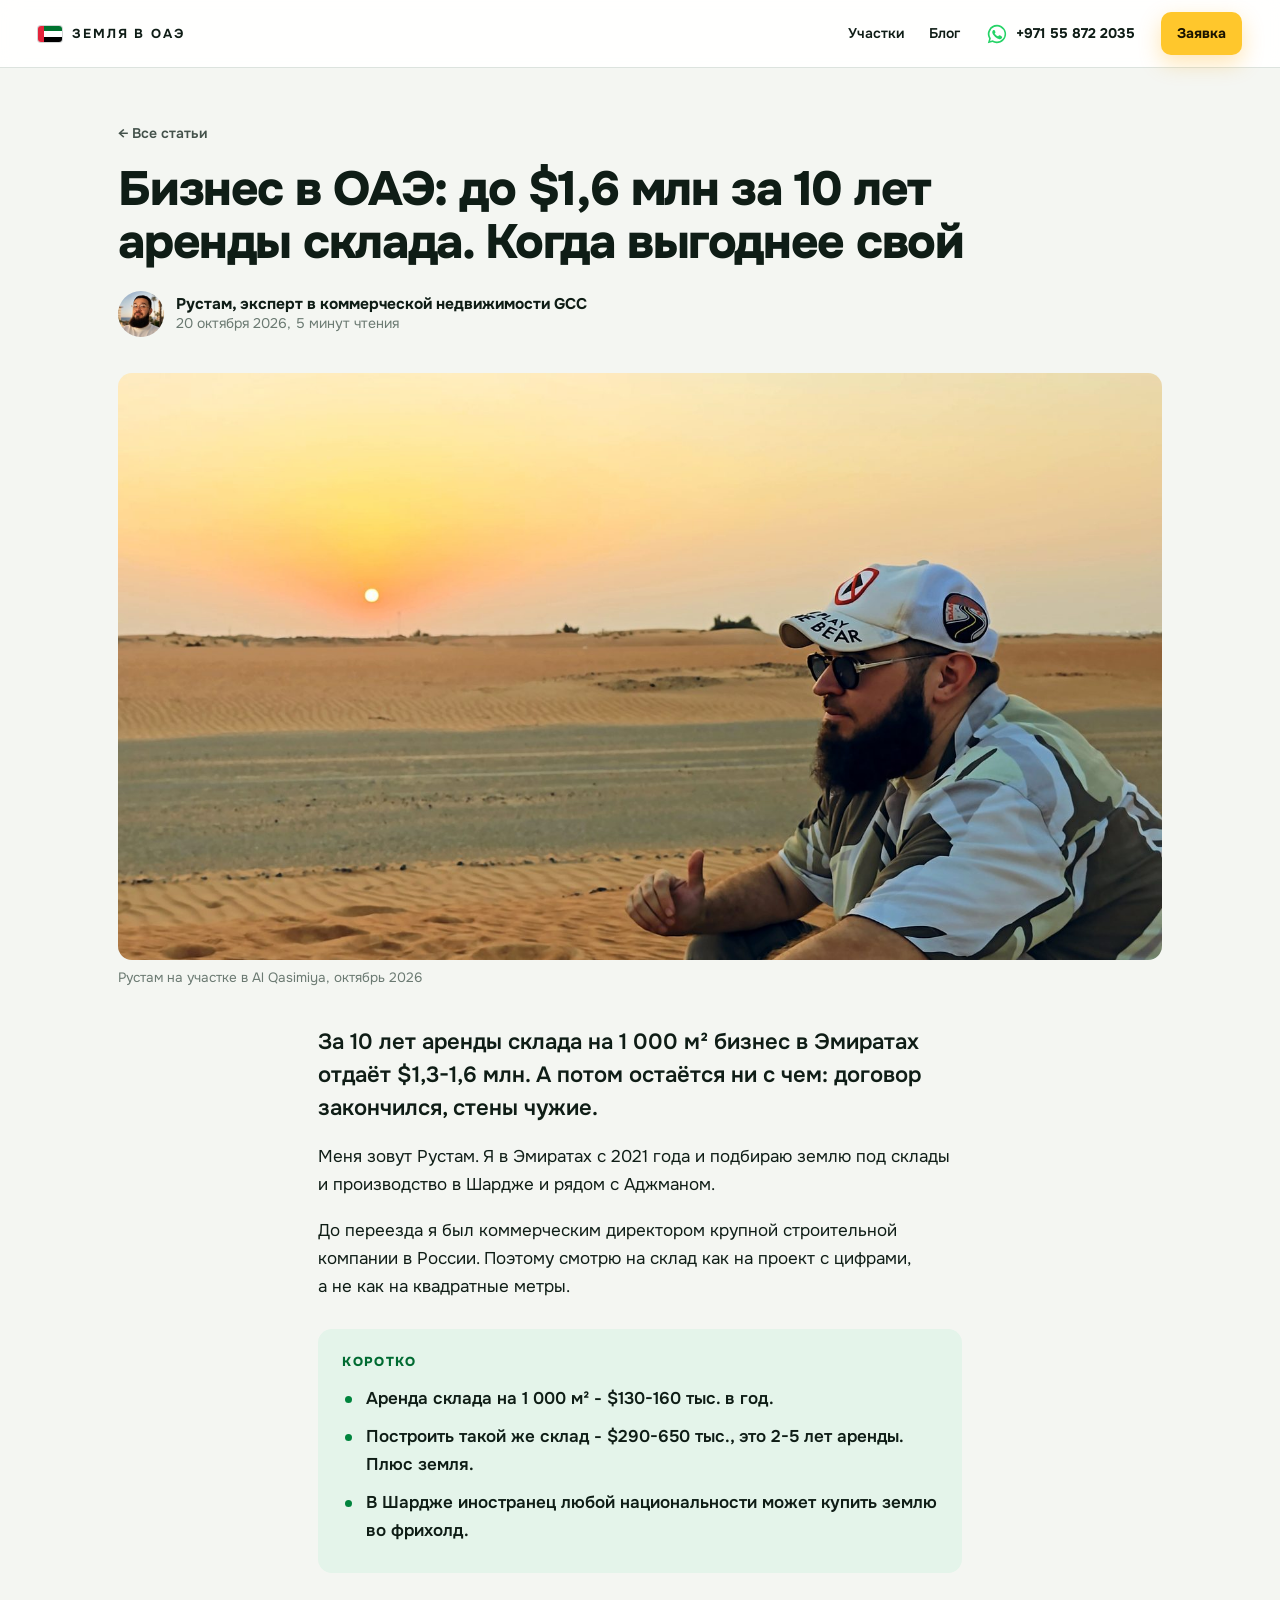
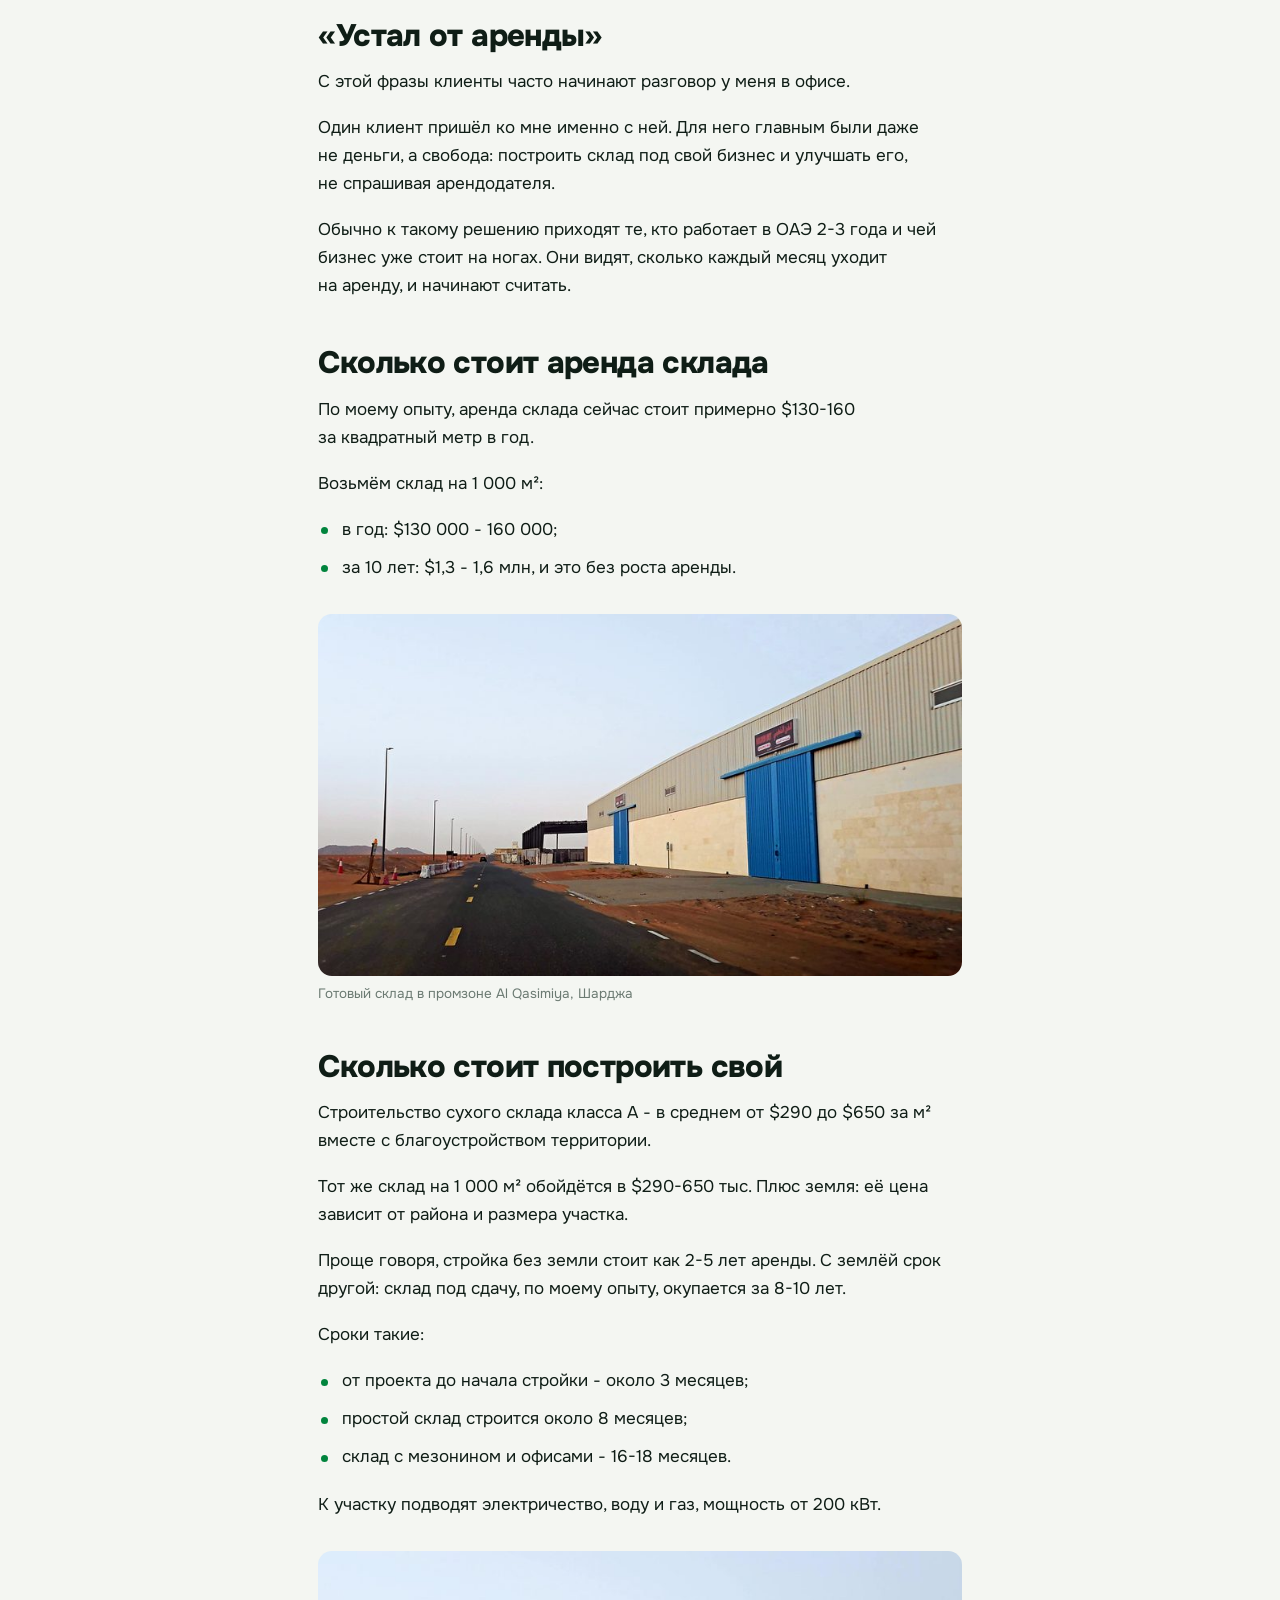
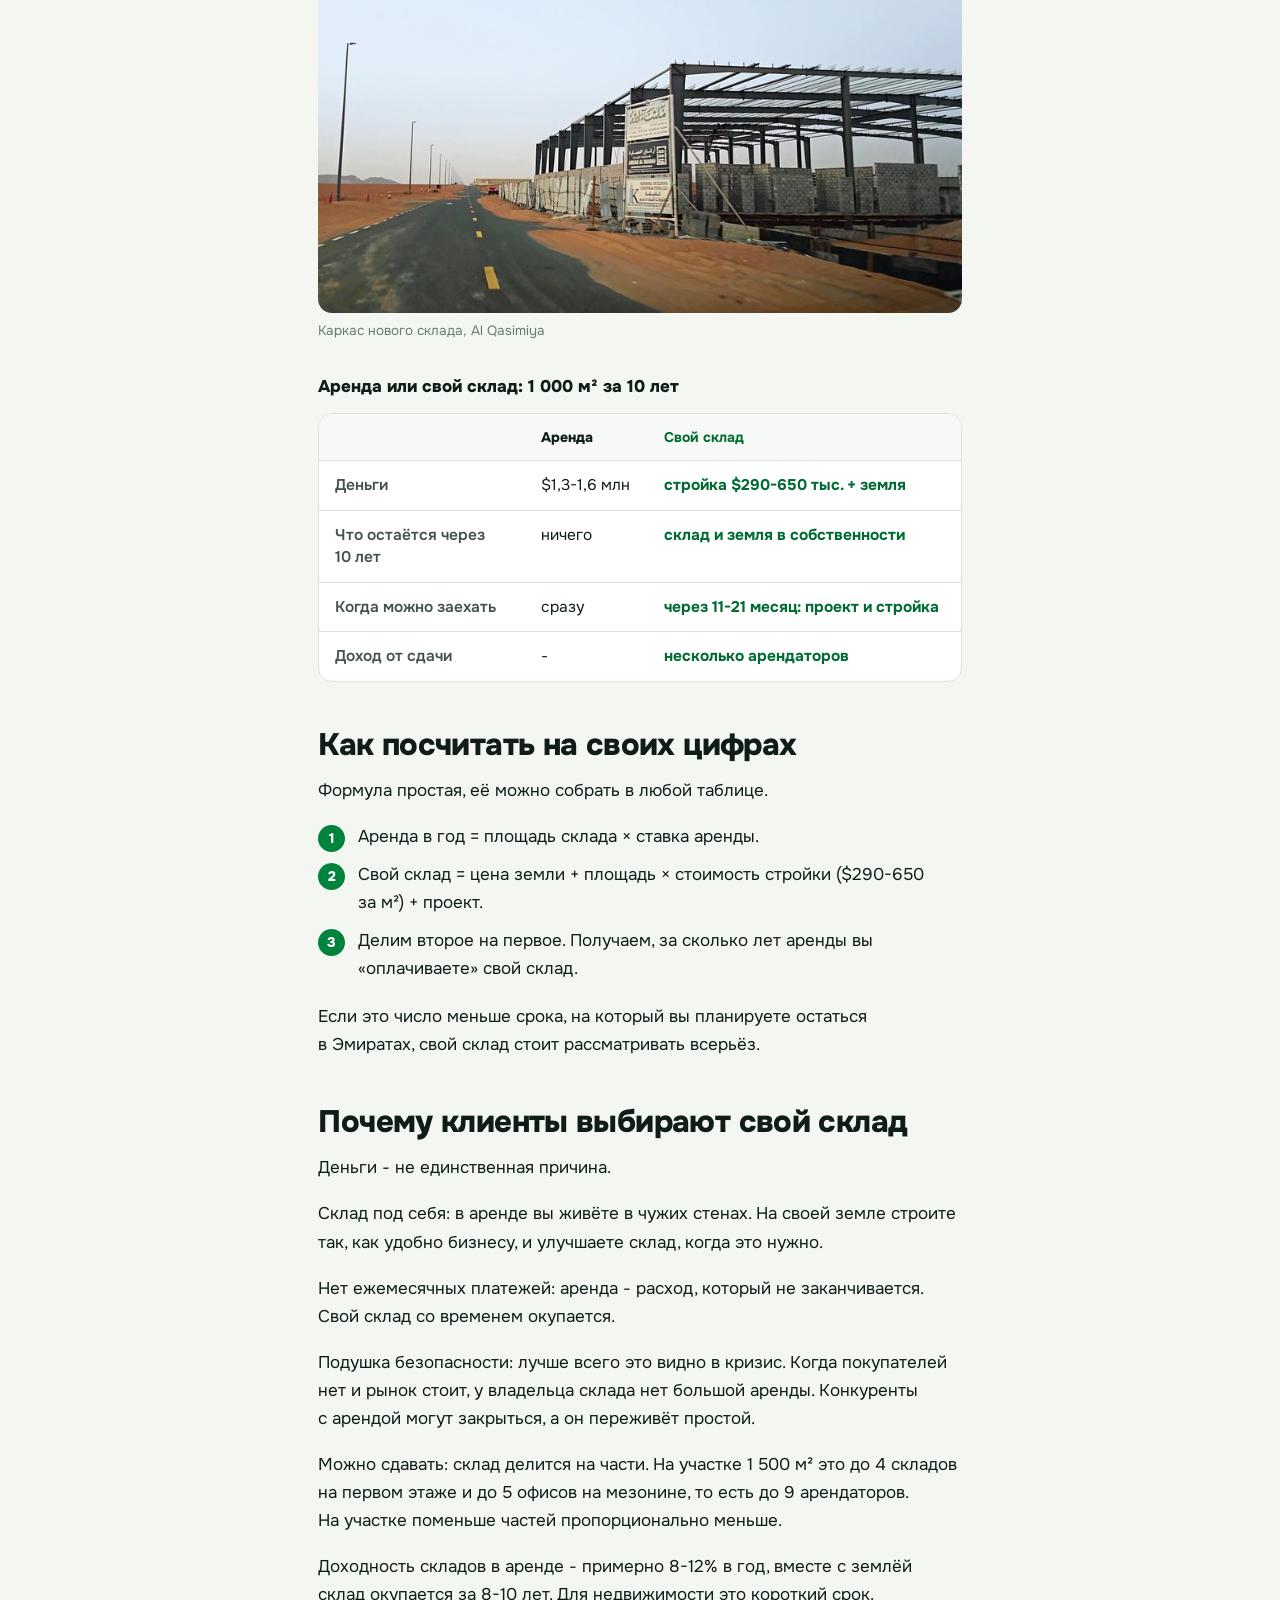
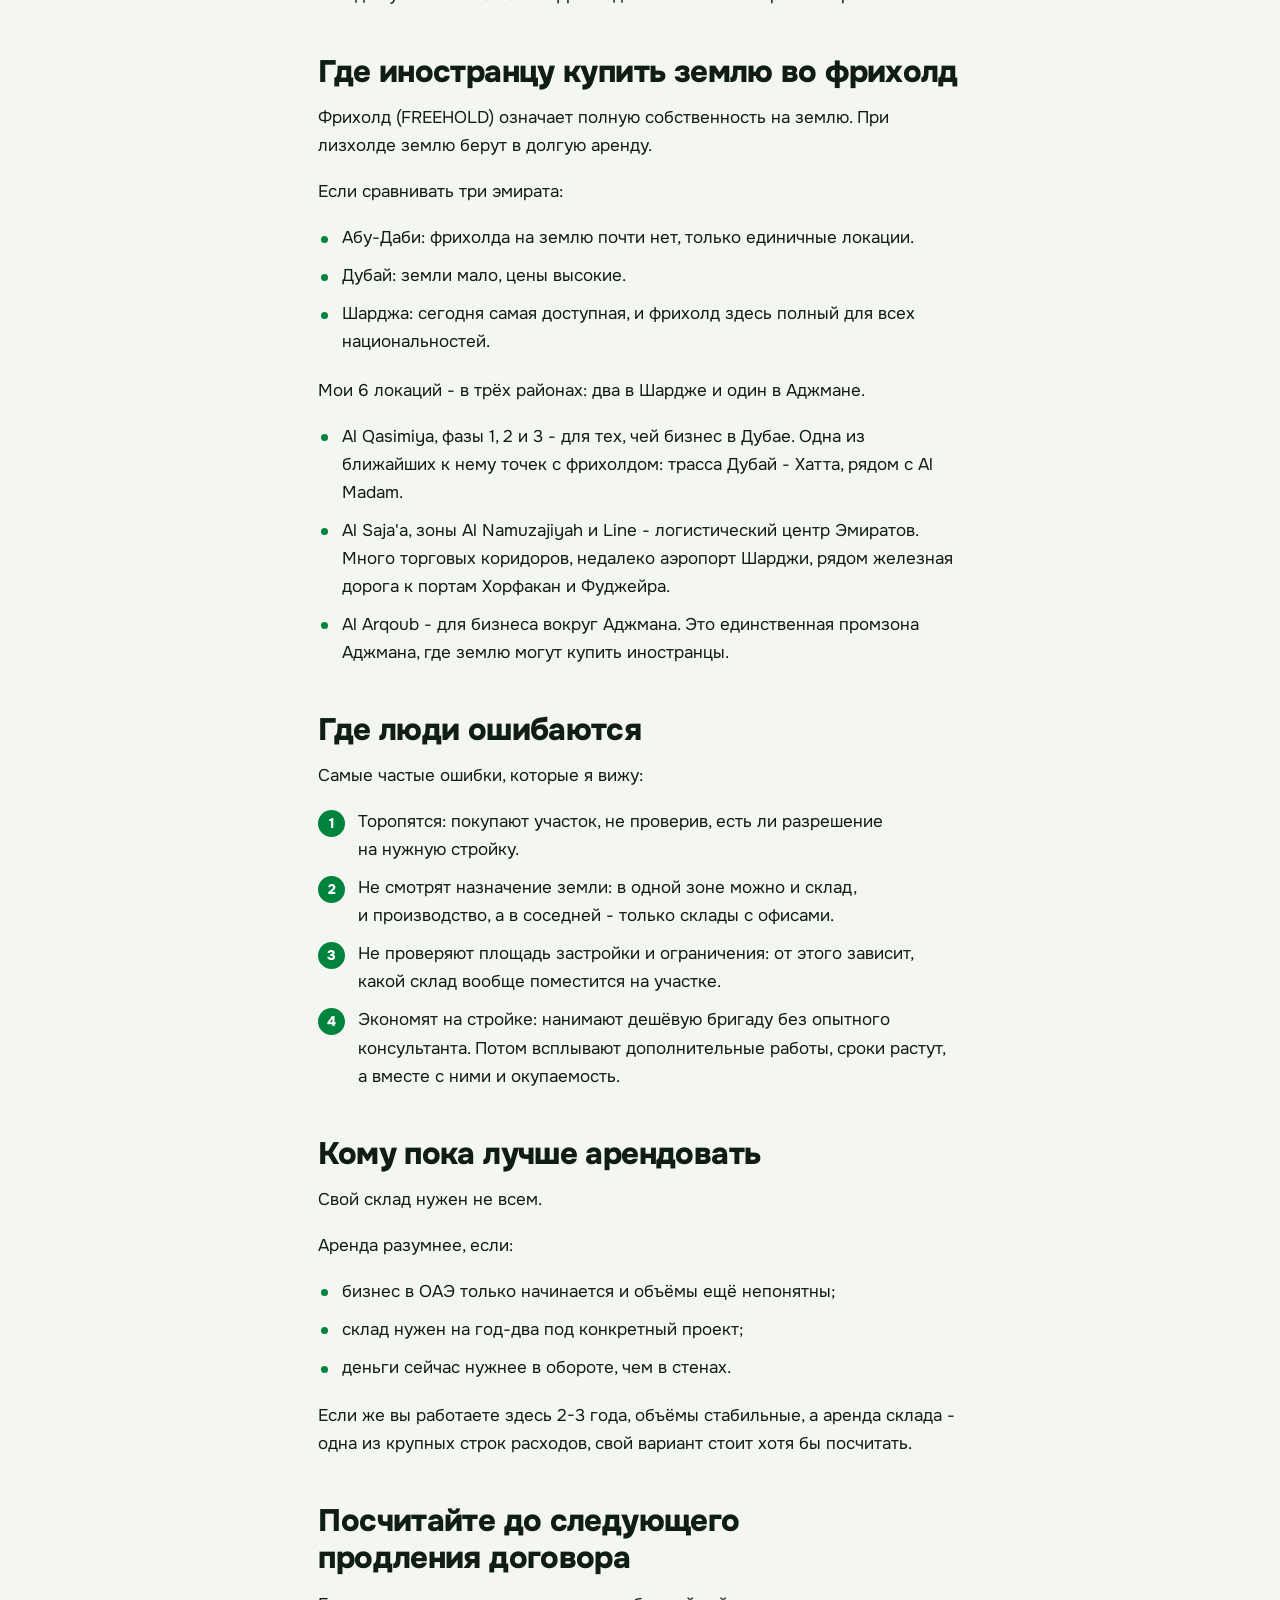
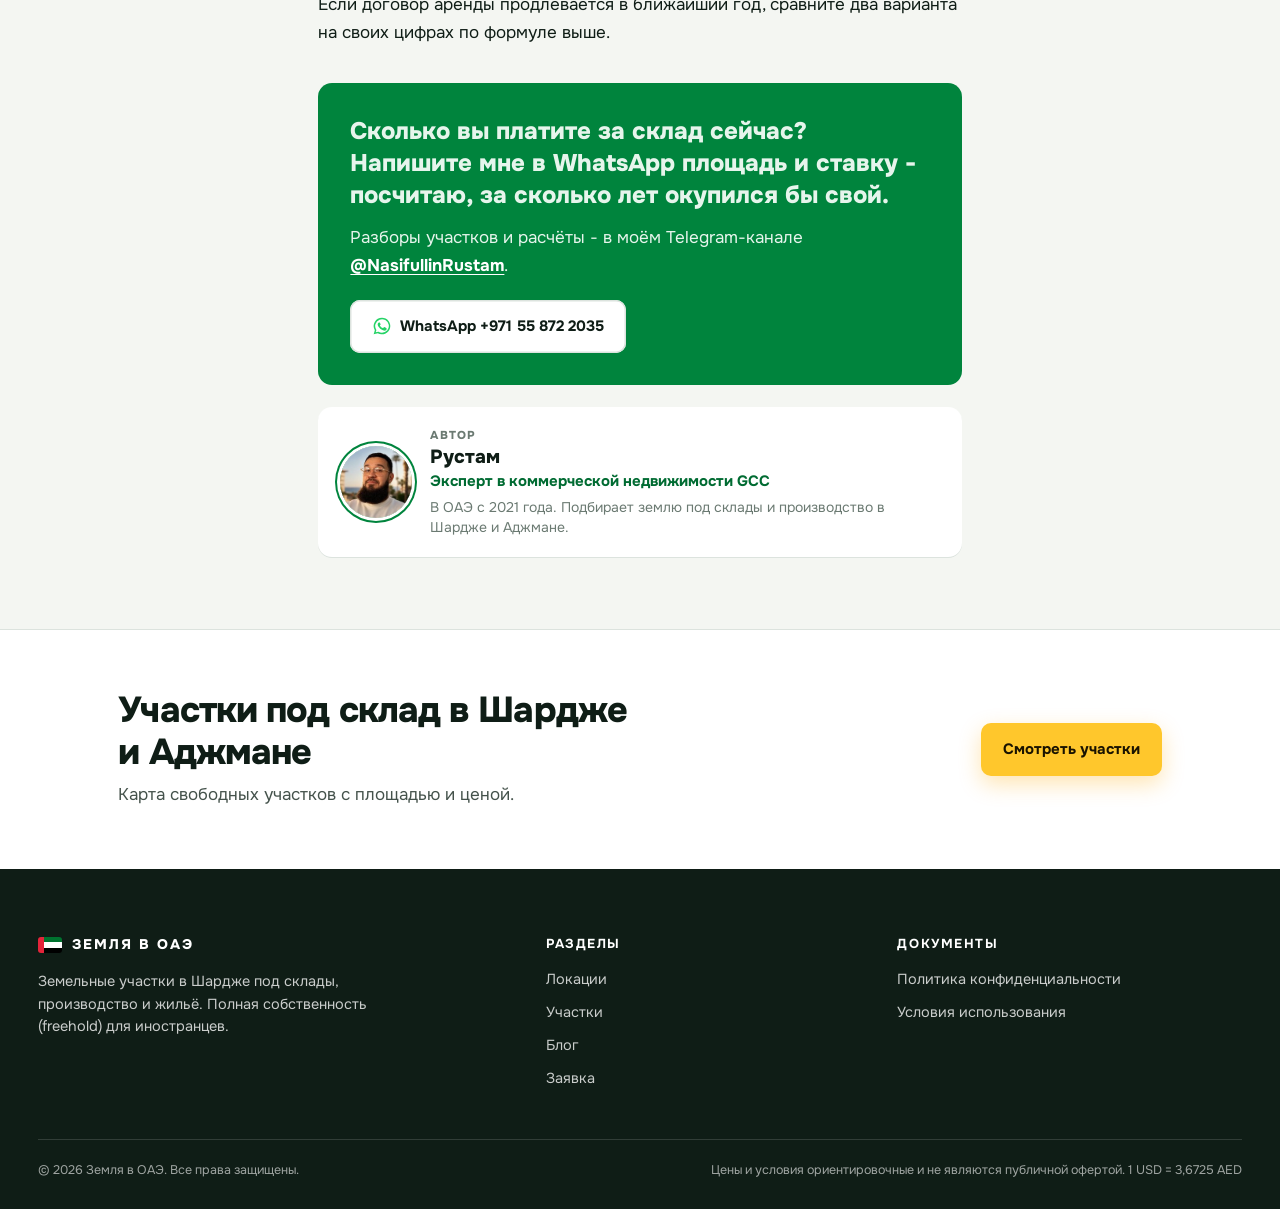
<file: blog/svoj-sklad-ili-arenda-v-oae/index.html>
<!doctype html><html lang="ru"><head><meta charset="utf-8">
<meta name="viewport" content="width=device-width,initial-scale=1,viewport-fit=cover">
<title>Бизнес в ОАЭ: до $1,6 млн за 10 лет аренды склада. Когда выгоднее свой | Земля в ОАЭ</title>
<meta name="description" content="За 10 лет аренды склада на 1 000 м² бизнес в Эмиратах отдаёт до $1,6 млн и остаётся ни с чем. Считаю, когда выгоднее построить свой и где иностранцу купить землю во фрихолд.">
<link rel="canonical" href="https://landpick.ae/blog/svoj-sklad-ili-arenda-v-oae/">
<link rel="preconnect" href="https://fonts.googleapis.com"><link rel="preconnect" href="https://fonts.gstatic.com" crossorigin><link rel="stylesheet" href="https://fonts.googleapis.com/css2?family=Onest:wght@400;500;600;700;800&display=swap"><link rel="stylesheet" href="/blog/blog.css">
<meta property="og:type" content="article"><meta property="og:title" content="Бизнес в ОАЭ: до $1,6 млн за 10 лет аренды склада. Когда выгоднее свой"><meta property="og:description" content="За 10 лет аренды склада на 1 000 м² бизнес в Эмиратах отдаёт до $1,6 млн и остаётся ни с чем. Считаю, когда выгоднее построить свой и где иностранцу купить землю во фрихолд."><meta property="og:url" content="https://landpick.ae/blog/svoj-sklad-ili-arenda-v-oae/"><meta property="og:image" content="https://landpick.ae/blog/img/svoj-sklad-ili-arenda-v-oae-og.jpg"><meta property="og:locale" content="ru_RU"><meta name="twitter:card" content="summary_large_image"><script type="application/ld+json">{"@context": "https://schema.org", "@type": "BlogPosting", "headline": "Бизнес в ОАЭ: до $1,6 млн за 10 лет аренды склада. Когда выгоднее свой", "description": "За 10 лет аренды склада на 1 000 м² бизнес в Эмиратах отдаёт до $1,6 млн и остаётся ни с чем. Считаю, когда выгоднее построить свой и где иностранцу купить землю во фрихолд.", "datePublished": "2026-10-20", "image": "https://landpick.ae/blog/img/svoj-sklad-ili-arenda-v-oae-og.jpg", "inLanguage": "ru", "author": {"@type": "Person", "name": "Рустам", "jobTitle": "Эксперт в коммерческой недвижимости GCC"}, "publisher": {"@type": "Organization", "name": "Земля в ОАЭ", "url": "https://landpick.ae"}, "mainEntityOfPage": "https://landpick.ae/blog/svoj-sklad-ili-arenda-v-oae/"}</script>
</head><body>
<header class="hdr gutter">
  <a class="logo" href="/"><span class="flag" aria-hidden="true"></span>ЗЕМЛЯ В ОАЭ</a>
  <nav class="nav">
    <a href="/#plan">Участки</a><a href="/blog/">Блог</a>
    <a class="wa-top" href="https://wa.me/971558722035" target="_blank" rel="noopener"><svg viewBox="0 0 24 24" aria-hidden="true"><path fill="currentColor" d="M12 2a10 10 0 0 0-8.6 15.1L2 22l5-1.3A10 10 0 1 0 12 2zm0 18.2a8.2 8.2 0 0 1-4.2-1.2l-.3-.2-3 .8.8-2.9-.2-.3A8.2 8.2 0 1 1 12 20.2zm4.5-6.1c-.2-.1-1.5-.7-1.7-.8s-.4-.1-.6.1-.6.8-.8 1-.3.2-.5.1a6.7 6.7 0 0 1-3.3-2.9c-.2-.4.2-.4.7-1.3.1-.2 0-.3 0-.4l-.8-1.8c-.2-.5-.4-.4-.6-.4h-.5a1 1 0 0 0-.7.3 3 3 0 0 0-.9 2.2 5.2 5.2 0 0 0 1.1 2.7 11.8 11.8 0 0 0 4.5 4c1.7.7 2.3.8 3.2.7a2.7 2.7 0 0 0 1.8-1.3 2.2 2.2 0 0 0 .2-1.3c-.1-.1-.3-.2-.5-.3z"/></svg><span class="hide-m">+971 55 872 2035</span></a>
    <a class="btn cta" href="/#lead">Заявка</a>
  </nav>
</header>
<main>
<div class="art-top gutter">
  <a class="back" href="/blog/">← Все статьи</a>
  <h1>Бизнес в ОАЭ: до $1,6 млн за 10 лет аренды склада. Когда выгоднее свой</h1>
  <div class="byline"><img src="/blog/img/avatar.jpg" width="92" height="92" alt="Рустам"><div><b>Рустам, эксперт в коммерческой недвижимости GCC</b><span>20 октября 2026, 5 минут чтения</span></div></div>
</div>
<figure class="cover gutter"><img src="/blog/img/svoj-sklad-ili-arenda-v-oae-1-1600.jpg" srcset="/blog/img/svoj-sklad-ili-arenda-v-oae-1-1600.jpg 1600w, /blog/img/svoj-sklad-ili-arenda-v-oae-1-800.jpg 800w" sizes="(max-width:1160px) 100vw, 1120px" width="1600" height="900" fetchpriority="high" decoding="async" alt="Рустам на участке в Al Qasimiya, октябрь 2026"><figcaption>Рустам на участке в Al Qasimiya, октябрь 2026</figcaption></figure>
<article class="art gutter">
<p class="lead">За 10 лет аренды склада на 1 000 м² бизнес в Эмиратах отдаёт $<span class="nw">1,3-1,6</span> млн. А потом остаётся ни с чем: договор закончился, стены чужие.</p>
<p>Меня зовут Рустам. Я в Эмиратах с 2021 года и подбираю землю под склады и производство в Шардже и рядом с Аджманом.</p>
<p>До переезда я был коммерческим директором крупной строительной компании в России. Поэтому смотрю на склад как на проект с цифрами, а не как на квадратные метры.</p>
<div class="short"><div class="label">Коротко</div><ul><li>Аренда склада на 1 000 м² - $<span class="nw">130-160</span> тыс. в год.</li><li>Построить такой же склад - $<span class="nw">290-650</span> тыс., это <span class="nw">2-5</span> лет аренды. Плюс земля.</li><li>В Шардже иностранец любой национальности может купить землю во фрихолд.</li></ul></div>
<h2>«Устал от аренды»</h2>
<p>С этой фразы клиенты часто начинают разговор у меня в офисе.</p>
<p>Один клиент пришёл ко мне именно с ней. Для него главным были даже не деньги, а свобода: построить склад под свой бизнес и улучшать его, не спрашивая арендодателя.</p>
<p>Обычно к такому решению приходят те, кто работает в ОАЭ <span class="nw">2-3</span> года и чей бизнес уже стоит на ногах. Они видят, сколько каждый месяц уходит на аренду, и начинают считать.</p>
<h2>Сколько стоит аренда склада</h2>
<p>По моему опыту, аренда склада сейчас стоит примерно $<span class="nw">130-160</span> за квадратный метр в год.</p>
<p>Возьмём склад на 1 000 м²:</p>
<ul><li>в год: $<span class="nw">130 000 - 160 000</span>;</li><li>за 10 лет: $<span class="nw">1,3 - 1,6</span> млн, и это без роста аренды.</li></ul>
<figure><img src="/blog/img/svoj-sklad-ili-arenda-v-oae-2-1600.jpg" srcset="/blog/img/svoj-sklad-ili-arenda-v-oae-2-1600.jpg 1600w, /blog/img/svoj-sklad-ili-arenda-v-oae-2-800.jpg 800w" sizes="(max-width:760px) 100vw, 720px" width="1600" height="900" loading="lazy" decoding="async" alt="Готовый склад в промзоне Al Qasimiya, Шарджа"><figcaption>Готовый склад в промзоне Al Qasimiya, Шарджа</figcaption></figure>
<h2>Сколько стоит построить свой</h2>
<p>Строительство сухого склада класса A - в среднем от $290 до $650 за м² вместе с благоустройством территории.</p>
<p>Тот же склад на 1 000 м² обойдётся в $<span class="nw">290-650</span> тыс. Плюс земля: её цена зависит от района и размера участка.</p>
<p>Проще говоря, стройка без земли стоит как <span class="nw">2-5</span> лет аренды. С землёй срок другой: склад под сдачу, по моему опыту, окупается за <span class="nw">8-10</span> лет.</p>
<p>Сроки такие:</p>
<ul><li>от проекта до начала стройки - около 3 месяцев;</li><li>простой склад строится около 8 месяцев;</li><li>склад с мезонином и офисами - <span class="nw">16-18</span> месяцев.</li></ul>
<p>К участку подводят электричество, воду и газ, мощность от 200 кВт.</p>
<figure><img src="/blog/img/svoj-sklad-ili-arenda-v-oae-3-1600.jpg" srcset="/blog/img/svoj-sklad-ili-arenda-v-oae-3-1600.jpg 1600w, /blog/img/svoj-sklad-ili-arenda-v-oae-3-800.jpg 800w" sizes="(max-width:760px) 100vw, 720px" width="1600" height="900" loading="lazy" decoding="async" alt="Каркас нового склада, Al Qasimiya"><figcaption>Каркас нового склада, Al Qasimiya</figcaption></figure>
<div class="tbl"><div class="cap">Аренда или свой склад: 1 000 м² за 10 лет</div><div class="tbl-wrap"><table><thead><tr><th scope="col"></th><th scope="col">Аренда</th><th scope="col">Свой склад</th></tr></thead><tbody><tr><td data-label=""><span>Деньги</span></td><td data-label="Аренда"><span>$<span class="nw">1,3-1,6</span> млн</span></td><td data-label="Свой склад"><span>стройка $<span class="nw">290-650</span> тыс. + земля</span></td></tr><tr><td data-label=""><span>Что остаётся через 10 лет</span></td><td data-label="Аренда"><span>ничего</span></td><td data-label="Свой склад"><span>склад и земля в собственности</span></td></tr><tr><td data-label=""><span>Когда можно заехать</span></td><td data-label="Аренда"><span>сразу</span></td><td data-label="Свой склад"><span>через <span class="nw">11-21</span> месяц: проект и стройка</span></td></tr><tr><td data-label=""><span>Доход от сдачи</span></td><td data-label="Аренда"><span>-</span></td><td data-label="Свой склад"><span>несколько арендаторов</span></td></tr></tbody></table></div></div>
<h2>Как посчитать на своих цифрах</h2>
<p>Формула простая, её можно собрать в любой таблице.</p>
<ol><li>Аренда в год = площадь склада × ставка аренды.</li><li>Свой склад = цена земли + площадь × стоимость стройки ($<span class="nw">290-650</span> за м²) + проект.</li><li>Делим второе на первое. Получаем, за сколько лет аренды вы «оплачиваете» свой склад.</li></ol>
<p>Если это число меньше срока, на который вы планируете остаться в Эмиратах, свой склад стоит рассматривать всерьёз.</p>
<h2>Почему клиенты выбирают свой склад</h2>
<p>Деньги - не единственная причина.</p>
<p>Склад под себя: в аренде вы живёте в чужих стенах. На своей земле строите так, как удобно бизнесу, и улучшаете склад, когда это нужно.</p>
<p>Нет ежемесячных платежей: аренда - расход, который не заканчивается. Свой склад со временем окупается.</p>
<p>Подушка безопасности: лучше всего это видно в кризис. Когда покупателей нет и рынок стоит, у владельца склада нет большой аренды. Конкуренты с арендой могут закрыться, а он переживёт простой.</p>
<p>Можно сдавать: склад делится на части. На участке 1 500 м² это до 4 складов на первом этаже и до 5 офисов на мезонине, то есть до 9 арендаторов. На участке поменьше частей пропорционально меньше.</p>
<p>Доходность складов в аренде - примерно <span class="nw">8-12%</span> в год, вместе с землёй склад окупается за <span class="nw">8-10</span> лет. Для недвижимости это короткий срок.</p>
<h2>Где иностранцу купить землю во фрихолд</h2>
<p>Фрихолд (FREEHOLD) означает полную собственность на землю. При лизхолде землю берут в долгую аренду.</p>
<p>Если сравнивать три эмирата:</p>
<ul><li>Абу-Даби: фрихолда на землю почти нет, только единичные локации.</li><li>Дубай: земли мало, цены высокие.</li><li>Шарджа: сегодня самая доступная, и фрихолд здесь полный для всех национальностей.</li></ul>
<p>Мои 6 локаций - в трёх районах: два в Шардже и один в Аджмане.</p>
<ul><li>Al Qasimiya, фазы 1, 2 и 3 - для тех, чей бизнес в Дубае. Одна из ближайших к нему точек с фрихолдом: трасса Дубай - Хатта, рядом с Al Madam.</li><li>Al Saja'a, зоны Al Namuzajiyah и Line - логистический центр Эмиратов. Много торговых коридоров, недалеко аэропорт Шарджи, рядом железная дорога к портам Хорфакан и Фуджейра.</li><li>Al Arqoub - для бизнеса вокруг Аджмана. Это единственная промзона Аджмана, где землю могут купить иностранцы.</li></ul>
<h2>Где люди ошибаются</h2>
<p>Самые частые ошибки, которые я вижу:</p>
<ol><li>Торопятся: покупают участок, не проверив, есть ли разрешение на нужную стройку.</li><li>Не смотрят назначение земли: в одной зоне можно и склад, и производство, а в соседней - только склады с офисами.</li><li>Не проверяют площадь застройки и ограничения: от этого зависит, какой склад вообще поместится на участке.</li><li>Экономят на стройке: нанимают дешёвую бригаду без опытного консультанта. Потом всплывают дополнительные работы, сроки растут, а вместе с ними и окупаемость.</li></ol>
<h2>Кому пока лучше арендовать</h2>
<p>Свой склад нужен не всем.</p>
<p>Аренда разумнее, если:</p>
<ul><li>бизнес в ОАЭ только начинается и объёмы ещё непонятны;</li><li>склад нужен на год-два под конкретный проект;</li><li>деньги сейчас нужнее в обороте, чем в стенах.</li></ul>
<p>Если же вы работаете здесь <span class="nw">2-3</span> года, объёмы стабильные, а аренда склада - одна из крупных строк расходов, свой вариант стоит хотя бы посчитать.</p>
<h2>Посчитайте до следующего продления договора</h2>
<p>Если договор аренды продлевается в ближайший год, сравните два варианта на своих цифрах по формуле выше.</p>
<div class="ask"><p class="q">Сколько вы платите за склад сейчас? Напишите мне в WhatsApp площадь и ставку - посчитаю, за сколько лет окупился бы свой.</p><p>Разборы участков и расчёты - в моём Telegram-канале <a href="https://t.me/NasifullinRustam" target="_blank" rel="noopener">@NasifullinRustam</a>.</p><div class="acts"><a class="btn wa" href="https://wa.me/971558722035" target="_blank" rel="noopener"><svg viewBox="0 0 24 24" aria-hidden="true"><path fill="currentColor" d="M12 2a10 10 0 0 0-8.6 15.1L2 22l5-1.3A10 10 0 1 0 12 2zm0 18.2a8.2 8.2 0 0 1-4.2-1.2l-.3-.2-3 .8.8-2.9-.2-.3A8.2 8.2 0 1 1 12 20.2zm4.5-6.1c-.2-.1-1.5-.7-1.7-.8s-.4-.1-.6.1-.6.8-.8 1-.3.2-.5.1a6.7 6.7 0 0 1-3.3-2.9c-.2-.4.2-.4.7-1.3.1-.2 0-.3 0-.4l-.8-1.8c-.2-.5-.4-.4-.6-.4h-.5a1 1 0 0 0-.7.3 3 3 0 0 0-.9 2.2 5.2 5.2 0 0 0 1.1 2.7 11.8 11.8 0 0 0 4.5 4c1.7.7 2.3.8 3.2.7a2.7 2.7 0 0 0 1.8-1.3 2.2 2.2 0 0 0 .2-1.3c-.1-.1-.3-.2-.5-.3z"/></svg> WhatsApp +971 55 872 2035</a></div></div>
<div class="sign"><img src="/blog/img/avatar.jpg" width="92" height="92" alt="Рустам"><div><div class="l">Автор</div><div class="n">Рустам</div><div class="t">Эксперт в коммерческой недвижимости GCC</div><div class="f">В ОАЭ с 2021 года. Подбирает землю под склады и производство в Шардже и Аджмане.</div></div></div>
</article>
<section class="lots"><div class="lots-in gutter">
  <div><h2>Участки под склад в Шардже и Аджмане</h2><p>Карта свободных участков с площадью и ценой.</p></div>
  <a class="btn cta" href="/#plan">Смотреть участки</a>
</div></section>
</main>
<footer class="sitefoot"><div class="gutter">
  <div class="sf-grid">
    <div><div class="sf-logo"><span class="flag" aria-hidden="true"></span>ЗЕМЛЯ В ОАЭ</div><p>Земельные участки в Шардже под склады, производство и жильё. Полная собственность (freehold) для иностранцев.</p></div>
    <div><h4>Разделы</h4><ul><li><a href="/#projects">Локации</a></li><li><a href="/#plan">Участки</a></li><li><a href="/blog/">Блог</a></li><li><a href="/#lead">Заявка</a></li></ul></div>
    <div><h4>Документы</h4><ul><li><a href="/privacy.html">Политика конфиденциальности</a></li><li><a href="/privacy.html#terms">Условия использования</a></li></ul></div>
  </div>
  <div class="sf-bot"><span>© 2026 Земля в ОАЭ. Все права защищены.</span><span>Цены и условия ориентировочные и не являются публичной офертой. 1 USD = 3,6725 AED</span></div>
</div></footer>
</body></html>
</file>
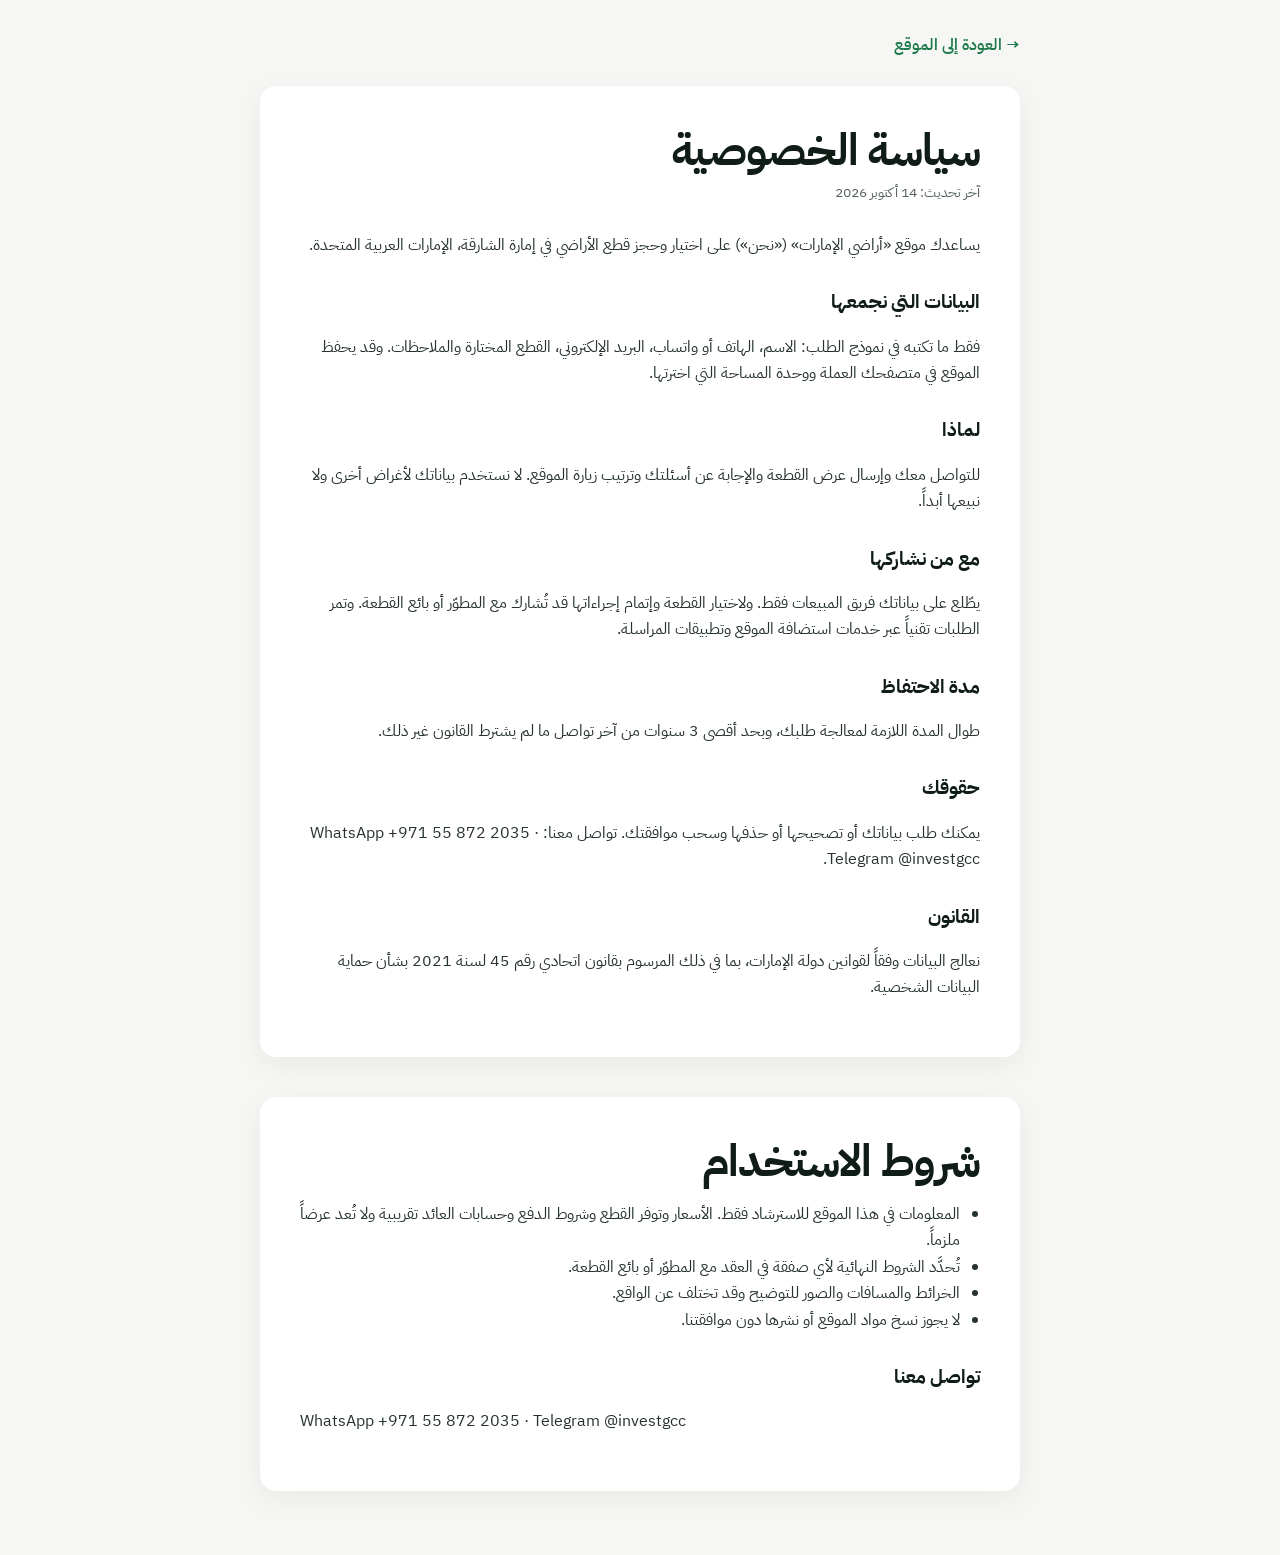
<file: privacy-ar.html>
<!doctype html><html lang="ar" dir="rtl"><head><meta charset="utf-8"><meta name="viewport" content="width=device-width,initial-scale=1">
<title>سياسة الخصوصية · أراضي الإمارات</title><meta name="robots" content="noindex">
<link rel="stylesheet" href="https://fonts.googleapis.com/css2?family=IBM+Plex+Sans+Arabic:wght@400;600;700&family=Onest:wght@400;600;800&display=swap">
<style>
:root{--ink:#0F1D16;--ink-2:#55635B;--line:#E3E8E4;--green:#1E7A4A;--bg:#F6F7F4}
body{margin:0;background:var(--bg);color:var(--ink);font:16px/1.65 "IBM Plex Sans Arabic","Onest",Helvetica,Arial,sans-serif}
.w{max-width:760px;margin:0 auto;padding:32px 20px 64px}
a{color:var(--green)} .back{display:inline-block;margin-bottom:28px;text-decoration:none;font-weight:600}
h1{font-size:clamp(30px,5vw,44px);line-height:1.1;margin:0 0 6px;letter-spacing:-.02em}
.upd{color:var(--ink-2);font-size:14px;margin:0 0 28px}
h2{font-size:19px;margin:28px 0 6px} p,li{color:#26332B} ul{padding-inline-start:20px}
.card{background:#fff;border-radius:16px;padding:clamp(20px,4vw,40px);box-shadow:0 8px 28px rgba(15,29,22,.06)}
#terms{margin-top:40px}
</style></head><body><div class="w">
<a class="back" href="ar.html">→ العودة إلى الموقع</a>
<div class="card"><h1>سياسة الخصوصية</h1><p class="upd">آخر تحديث: 14 أكتوبر 2026</p><p>يساعدك موقع «أراضي الإمارات» («نحن») على اختيار وحجز قطع الأراضي في إمارة الشارقة، الإمارات العربية المتحدة.</p><h2>البيانات التي نجمعها</h2><p>فقط ما تكتبه في نموذج الطلب: الاسم، الهاتف أو واتساب، البريد الإلكتروني، القطع المختارة والملاحظات. وقد يحفظ الموقع في متصفحك العملة ووحدة المساحة التي اخترتها.</p><h2>لماذا</h2><p>للتواصل معك وإرسال عرض القطعة والإجابة عن أسئلتك وترتيب زيارة الموقع. لا نستخدم بياناتك لأغراض أخرى ولا نبيعها أبداً.</p><h2>مع من نشاركها</h2><p>يطّلع على بياناتك فريق المبيعات فقط. ولاختيار القطعة وإتمام إجراءاتها قد تُشارك مع المطوّر أو بائع القطعة. وتمر الطلبات تقنياً عبر خدمات استضافة الموقع وتطبيقات المراسلة.</p><h2>مدة الاحتفاظ</h2><p>طوال المدة اللازمة لمعالجة طلبك، وبحد أقصى 3 سنوات من آخر تواصل ما لم يشترط القانون غير ذلك.</p><h2>حقوقك</h2><p>يمكنك طلب بياناتك أو تصحيحها أو حذفها وسحب موافقتك. تواصل معنا: ‎WhatsApp +971 55 872 2035 · Telegram @investgcc.</p><h2>القانون</h2><p>نعالج البيانات وفقاً لقوانين دولة الإمارات، بما في ذلك المرسوم بقانون اتحادي رقم 45 لسنة 2021 بشأن حماية البيانات الشخصية.</p></div>
<div class="card" id="terms"><h1>شروط الاستخدام</h1><ul><li>المعلومات في هذا الموقع للاسترشاد فقط. الأسعار وتوفر القطع وشروط الدفع وحسابات العائد تقريبية ولا تُعد عرضاً ملزماً.</li><li>تُحدَّد الشروط النهائية لأي صفقة في العقد مع المطوّر أو بائع القطعة.</li><li>الخرائط والمسافات والصور للتوضيح وقد تختلف عن الواقع.</li><li>لا يجوز نسخ مواد الموقع أو نشرها دون موافقتنا.</li></ul><h2>تواصل معنا</h2><p dir="ltr">WhatsApp +971 55 872 2035 · Telegram @investgcc</p></div>
</div></body></html>
</file>
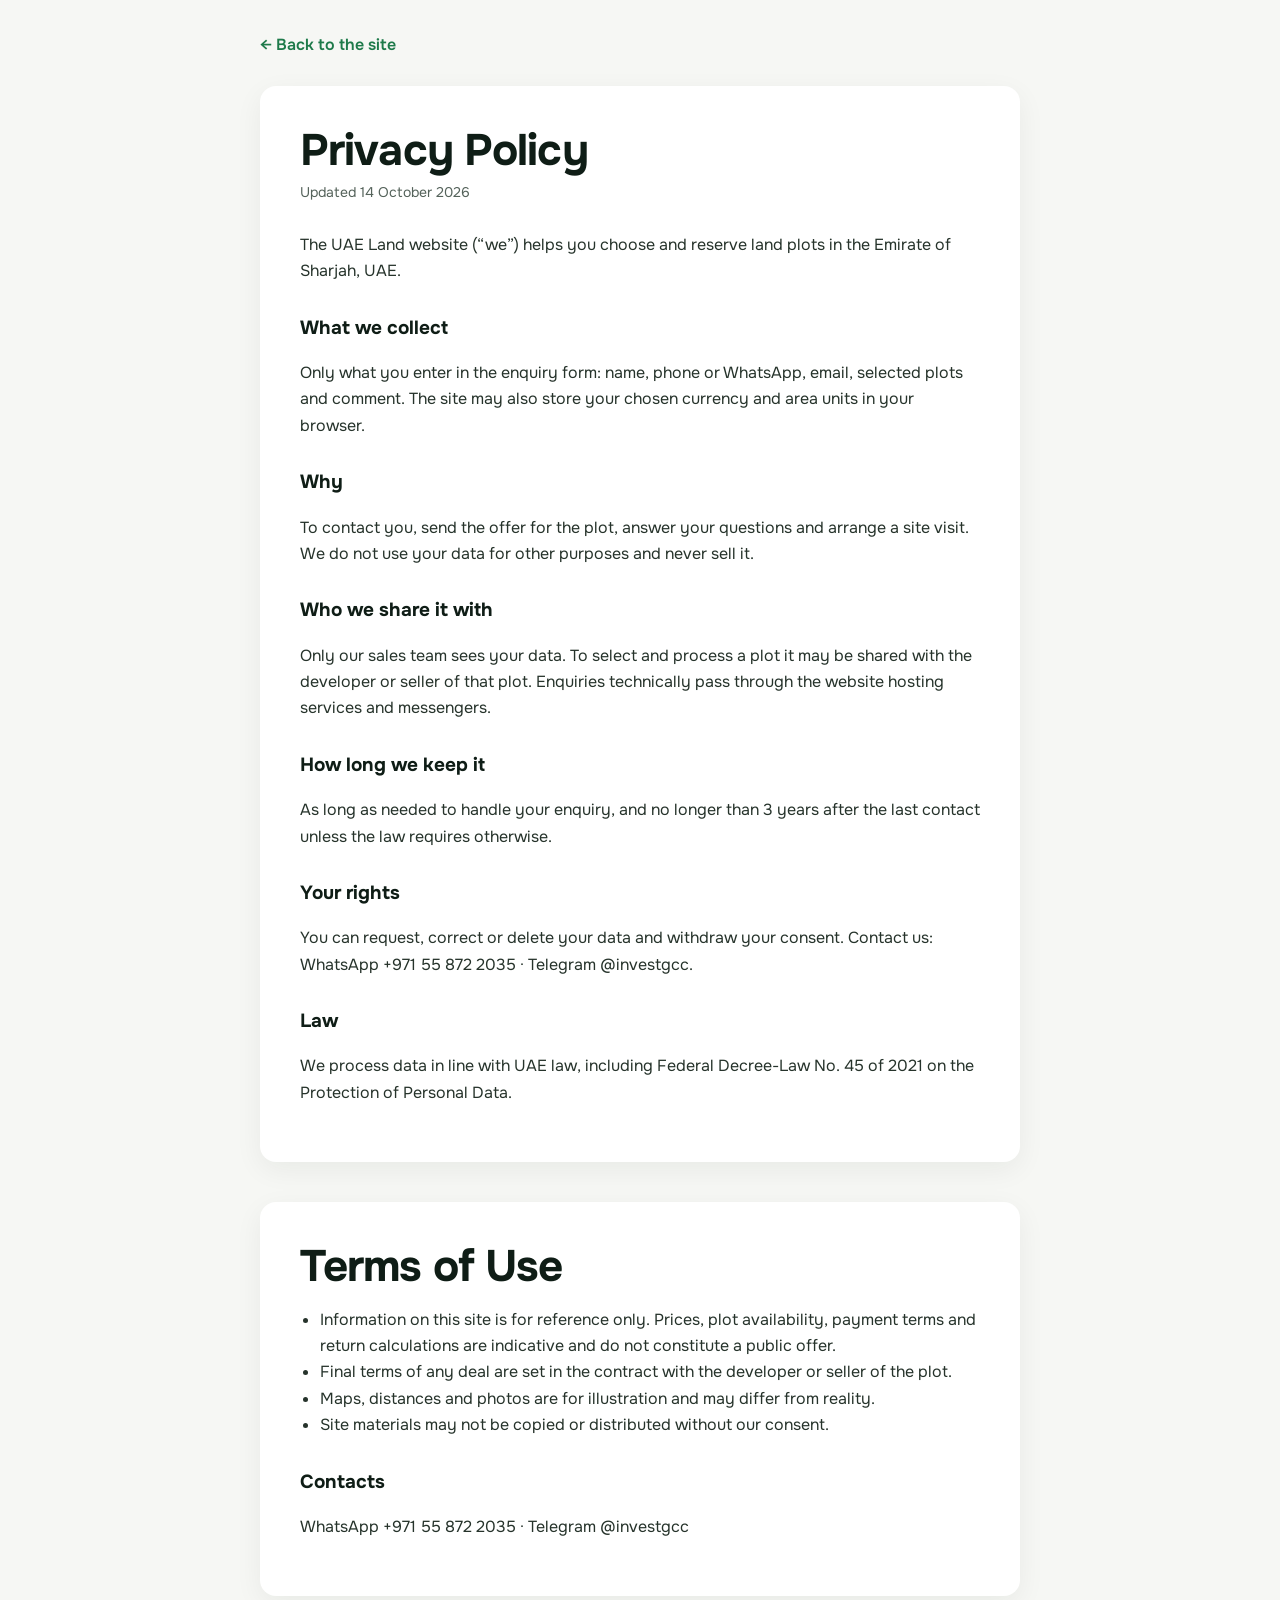
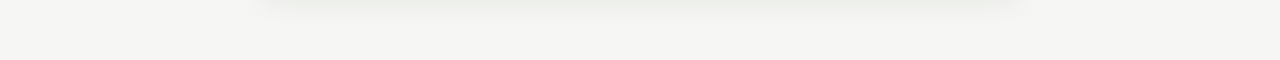
<file: privacy-en.html>
<!doctype html><html lang="en" dir="ltr"><head><meta charset="utf-8"><meta name="viewport" content="width=device-width,initial-scale=1">
<title>Privacy Policy · UAE Land</title><meta name="robots" content="noindex">
<link rel="stylesheet" href="https://fonts.googleapis.com/css2?family=Onest:wght@400;600;800&display=swap">
<style>
:root{--ink:#0F1D16;--ink-2:#55635B;--line:#E3E8E4;--green:#1E7A4A;--bg:#F6F7F4}
body{margin:0;background:var(--bg);color:var(--ink);font:16px/1.65 "Onest",Helvetica,Arial,sans-serif}
.w{max-width:760px;margin:0 auto;padding:32px 20px 64px}
a{color:var(--green)} .back{display:inline-block;margin-bottom:28px;text-decoration:none;font-weight:600}
h1{font-size:clamp(30px,5vw,44px);line-height:1.1;margin:0 0 6px;letter-spacing:-.02em}
.upd{color:var(--ink-2);font-size:14px;margin:0 0 28px}
h2{font-size:19px;margin:28px 0 6px} p,li{color:#26332B} ul{padding-inline-start:20px}
.card{background:#fff;border-radius:16px;padding:clamp(20px,4vw,40px);box-shadow:0 8px 28px rgba(15,29,22,.06)}
#terms{margin-top:40px}
</style></head><body><div class="w">
<a class="back" href="en.html">← Back to the site</a>
<div class="card"><h1>Privacy Policy</h1><p class="upd">Updated 14 October 2026</p><p>The UAE Land website (“we”) helps you choose and reserve land plots in the Emirate of Sharjah, UAE.</p><h2>What we collect</h2><p>Only what you enter in the enquiry form: name, phone or WhatsApp, email, selected plots and comment. The site may also store your chosen currency and area units in your browser.</p><h2>Why</h2><p>To contact you, send the offer for the plot, answer your questions and arrange a site visit. We do not use your data for other purposes and never sell it.</p><h2>Who we share it with</h2><p>Only our sales team sees your data. To select and process a plot it may be shared with the developer or seller of that plot. Enquiries technically pass through the website hosting services and messengers.</p><h2>How long we keep it</h2><p>As long as needed to handle your enquiry, and no longer than 3 years after the last contact unless the law requires otherwise.</p><h2>Your rights</h2><p>You can request, correct or delete your data and withdraw your consent. Contact us: WhatsApp +971 55 872 2035 · Telegram @investgcc.</p><h2>Law</h2><p>We process data in line with UAE law, including Federal Decree-Law No. 45 of 2021 on the Protection of Personal Data.</p></div>
<div class="card" id="terms"><h1>Terms of Use</h1><ul><li>Information on this site is for reference only. Prices, plot availability, payment terms and return calculations are indicative and do not constitute a public offer.</li><li>Final terms of any deal are set in the contract with the developer or seller of the plot.</li><li>Maps, distances and photos are for illustration and may differ from reality.</li><li>Site materials may not be copied or distributed without our consent.</li></ul><h2>Contacts</h2><p dir="ltr">WhatsApp +971 55 872 2035 · Telegram @investgcc</p></div>
</div></body></html>
</file>
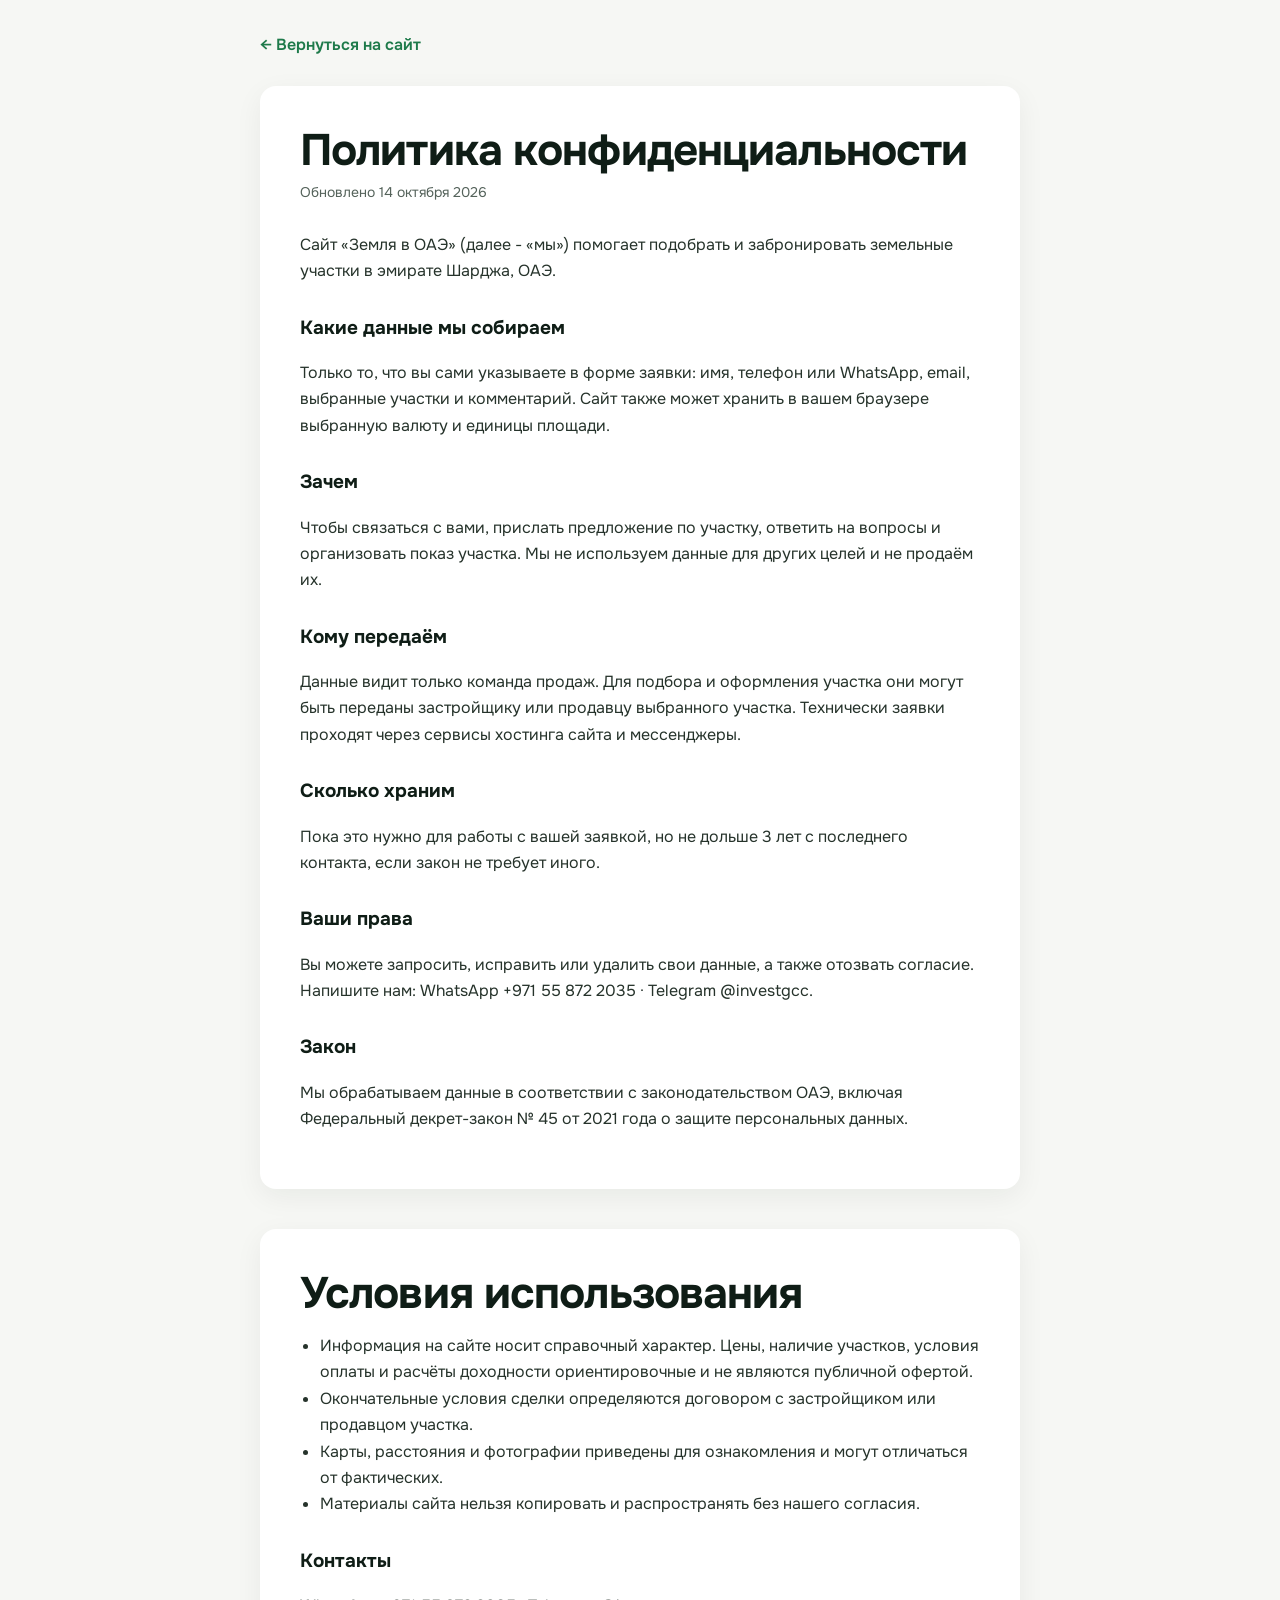
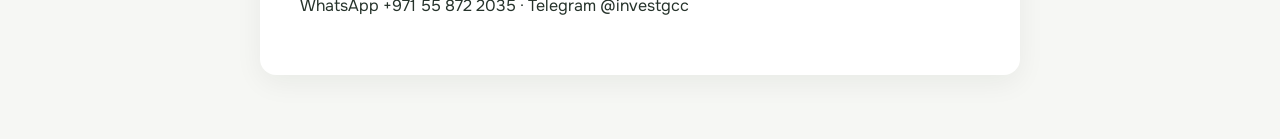
<file: privacy.html>
<!doctype html><html lang="ru" dir="ltr"><head><meta charset="utf-8"><meta name="viewport" content="width=device-width,initial-scale=1">
<title>Политика конфиденциальности · Земля в ОАЭ</title><meta name="robots" content="noindex">
<link rel="stylesheet" href="https://fonts.googleapis.com/css2?family=Onest:wght@400;600;800&display=swap">
<style>
:root{--ink:#0F1D16;--ink-2:#55635B;--line:#E3E8E4;--green:#1E7A4A;--bg:#F6F7F4}
body{margin:0;background:var(--bg);color:var(--ink);font:16px/1.65 "Onest",Helvetica,Arial,sans-serif}
.w{max-width:760px;margin:0 auto;padding:32px 20px 64px}
a{color:var(--green)} .back{display:inline-block;margin-bottom:28px;text-decoration:none;font-weight:600}
h1{font-size:clamp(30px,5vw,44px);line-height:1.1;margin:0 0 6px;letter-spacing:-.02em}
.upd{color:var(--ink-2);font-size:14px;margin:0 0 28px}
h2{font-size:19px;margin:28px 0 6px} p,li{color:#26332B} ul{padding-inline-start:20px}
.card{background:#fff;border-radius:16px;padding:clamp(20px,4vw,40px);box-shadow:0 8px 28px rgba(15,29,22,.06)}
#terms{margin-top:40px}
</style></head><body><div class="w">
<a class="back" href="index.html">← Вернуться на сайт</a>
<div class="card"><h1>Политика конфиденциальности</h1><p class="upd">Обновлено 14 октября 2026</p><p>Сайт «Земля в ОАЭ» (далее - «мы») помогает подобрать и забронировать земельные участки в эмирате Шарджа, ОАЭ.</p><h2>Какие данные мы собираем</h2><p>Только то, что вы сами указываете в форме заявки: имя, телефон или WhatsApp, email, выбранные участки и комментарий. Сайт также может хранить в вашем браузере выбранную валюту и единицы площади.</p><h2>Зачем</h2><p>Чтобы связаться с вами, прислать предложение по участку, ответить на вопросы и организовать показ участка. Мы не используем данные для других целей и не продаём их.</p><h2>Кому передаём</h2><p>Данные видит только команда продаж. Для подбора и оформления участка они могут быть переданы застройщику или продавцу выбранного участка. Технически заявки проходят через сервисы хостинга сайта и мессенджеры.</p><h2>Сколько храним</h2><p>Пока это нужно для работы с вашей заявкой, но не дольше 3 лет с последнего контакта, если закон не требует иного.</p><h2>Ваши права</h2><p>Вы можете запросить, исправить или удалить свои данные, а также отозвать согласие. Напишите нам: WhatsApp +971 55 872 2035 · Telegram @investgcc.</p><h2>Закон</h2><p>Мы обрабатываем данные в соответствии с законодательством ОАЭ, включая Федеральный декрет-закон № 45 от 2021 года о защите персональных данных.</p></div>
<div class="card" id="terms"><h1>Условия использования</h1><ul><li>Информация на сайте носит справочный характер. Цены, наличие участков, условия оплаты и расчёты доходности ориентировочные и не являются публичной офертой.</li><li>Окончательные условия сделки определяются договором с застройщиком или продавцом участка.</li><li>Карты, расстояния и фотографии приведены для ознакомления и могут отличаться от фактических.</li><li>Материалы сайта нельзя копировать и распространять без нашего согласия.</li></ul><h2>Контакты</h2><p dir="ltr">WhatsApp +971 55 872 2035 · Telegram @investgcc</p></div>
</div></body></html>
</file>
<file: blog/blog.css>
/* Блог landpick.ae: те же цвета, шрифт и шапка, что у главной страницы. Акцент - зелёный, жёлтый только у кнопки заявки. */
:root{
  --bg:#F4F6F2; --surface:#FFFFFF; --ink:#0F1D16; --ink-2:#44524B; --muted:#6B7A72; --line:#DCE3DE;
  --green:#00843D; --green-ink:#006B32; --green-soft:#E4F4EA; --green-dark:#005A2B; --red:#E4243A;
  --f:"Onest","Montserrat",Helvetica,Arial,sans-serif;
  --r:14px;
  color-scheme:light;
}
*{box-sizing:border-box}
html{-webkit-text-size-adjust:100%}
body{margin:0;background:var(--bg);color:var(--ink);font-family:var(--f);font-size:17px;line-height:1.65;-webkit-font-smoothing:antialiased;overflow-x:hidden}
::selection{background:#00A651;color:#fff}
img{display:block;max-width:100%;height:auto}
a{color:var(--green-ink)}
a:focus-visible,button:focus-visible{outline:3px solid #00A651;outline-offset:3px;border-radius:6px}
.gutter{padding-inline:clamp(16px,3vw,40px)}
.nw{white-space:nowrap}

/* шапка как на главной */
.hdr{position:sticky;top:0;z-index:50;display:flex;align-items:center;justify-content:space-between;gap:12px;padding-top:calc(env(safe-area-inset-top,0px) + 12px);padding-bottom:12px;background:rgba(255,255,255,.92);backdrop-filter:blur(10px);-webkit-backdrop-filter:blur(10px);border-bottom:1px solid var(--line)}
.logo{display:inline-flex;align-items:center;gap:10px;font-weight:700;letter-spacing:.14em;font-size:13px;text-decoration:none;color:var(--ink);white-space:nowrap}
.flag{display:inline-block;width:24px;height:16px;flex:none;border-radius:3px;background:linear-gradient(90deg,var(--red) 0 26%,transparent 26%),linear-gradient(180deg,#00732F 0 33.3%,#FFFFFF 33.3% 66.6%,#000000 66.6%);box-shadow:0 0 0 1px rgba(15,29,22,.18)}
.nav{display:flex;align-items:center;gap:clamp(12px,2vw,26px);font-size:14px;font-weight:600}
.nav a{color:var(--ink);text-decoration:none}
.nav a:not(.btn):hover,.nav a[aria-current]{color:var(--green)}
.wa-top{display:inline-flex;align-items:center;gap:8px;font-weight:700;white-space:nowrap}
.wa-top svg{width:22px;height:22px;color:#25D366}
.btn{display:inline-flex;align-items:center;justify-content:center;gap:8px;border:0;border-radius:10px;padding:14px 22px;font-weight:700;font-size:15px;cursor:pointer;text-decoration:none;white-space:nowrap;transition:background .2s,transform .2s}
.btn.cta{background:#FFC72C;color:#1A1300;box-shadow:0 8px 22px rgba(255,170,0,.3)}
.btn.cta:hover{background:#FFB400;transform:translateY(-1px)}
.btn.wa{background:#fff;color:var(--ink);box-shadow:0 0 0 1.5px var(--line) inset}
.btn.wa svg{width:20px;height:20px;color:#25D366}
.nav .btn{padding:10px 16px;font-size:14px}

/* список статей */
.bl-head{max-width:1120px;margin:0 auto;padding-top:clamp(36px,6vw,72px);padding-bottom:clamp(22px,3vw,34px)}
.bl-head h1{margin:0;font-size:clamp(36px,5vw,60px);line-height:1.05;letter-spacing:-.035em;font-weight:800}
.bl-head p{margin:14px 0 0;max-width:600px;color:var(--ink-2);font-size:18px;line-height:1.5}
.posts{max-width:1120px;margin:0 auto;padding-bottom:clamp(48px,7vw,96px);display:grid;gap:22px}
.post{display:grid;grid-template-columns:minmax(0,1.25fr) minmax(0,1fr);background:var(--surface);border-radius:var(--r);overflow:hidden;text-decoration:none;color:inherit;box-shadow:0 1px 0 var(--line),0 18px 40px -28px rgba(15,60,35,.35);transition:transform .25s}
.post:hover{transform:translateY(-3px)}
.post img{width:100%;height:100%;min-height:300px;object-fit:cover;object-position:75% 50%}
.post-txt{padding:clamp(22px,3vw,40px);display:flex;flex-direction:column;gap:14px;justify-content:center}
.post-meta{font-size:14px;color:var(--muted);font-weight:600}
.post h2{margin:0;font-size:clamp(23px,2.4vw,32px);line-height:1.18;letter-spacing:-.02em;font-weight:800;text-wrap:balance}
.post p{margin:0;color:var(--ink-2);font-size:16px;line-height:1.55}
.post .more{font-weight:700;color:var(--green-ink)}
.post:hover .more{text-decoration:underline;text-underline-offset:4px}

/* статья */
.art-top{max-width:1120px;margin:0 auto;padding-top:clamp(26px,4vw,52px)}
.back{display:inline-block;font-size:14px;font-weight:600;color:var(--ink-2);text-decoration:none;margin-bottom:18px}
.back:hover{color:var(--green)}
.art-top h1{margin:0;max-width:980px;font-size:clamp(30px,4vw,48px);line-height:1.1;letter-spacing:-.03em;font-weight:800;text-wrap:balance}
.byline{display:flex;align-items:center;gap:12px;margin:22px 0 0}
.byline img{width:46px;height:46px;border-radius:50%;object-fit:cover}
.byline b{display:block;font-size:15.5px;line-height:1.25}
.byline span{display:block;font-size:14px;color:var(--muted);line-height:1.35}
.cover{max-width:1120px;margin:clamp(24px,3vw,36px) auto 0}
.cover img{width:100%;aspect-ratio:16/9;object-fit:cover;border-radius:var(--r)}
figcaption{font-size:13.5px;color:var(--muted);margin-top:9px;line-height:1.4}
.art{max-width:720px;margin:0 auto;padding-top:clamp(26px,3vw,40px);padding-bottom:clamp(40px,6vw,72px)}
.art p{margin:0 0 18px}
.art p.lead{font-size:clamp(19px,2vw,22px);line-height:1.5;font-weight:600}
.art h2{margin:44px 0 14px;font-size:clamp(24px,2.6vw,31px);line-height:1.2;letter-spacing:-.02em;font-weight:800;text-wrap:balance;scroll-margin-top:90px}
.art b{font-weight:700}
.art ul,.art ol{margin:0 0 20px;padding:0;list-style:none}
.art li{position:relative;padding-left:24px;margin-bottom:10px}
.art ul>li::before{content:"";position:absolute;left:3px;top:.68em;width:7px;height:7px;border-radius:50%;background:var(--green)}
.art ol{counter-reset:n}
.art ol>li{counter-increment:n;padding-left:40px}
.art ol>li::before{content:counter(n);position:absolute;left:0;top:.12em;width:27px;height:27px;border-radius:50%;background:var(--green);color:#fff;font-size:14px;font-weight:800;line-height:27px;text-align:center}
.art figure{margin:32px 0}
.art figure img{width:100%;aspect-ratio:16/9;object-fit:cover;border-radius:var(--r)}
.short{background:var(--green-soft);border-radius:var(--r);padding:22px 24px 8px;margin:28px 0 8px}
.short .label{font-size:13px;font-weight:800;color:var(--green-ink);text-transform:uppercase;letter-spacing:.1em;margin-bottom:12px}
.short li{font-weight:600}
.tbl{margin:32px 0 26px}
.tbl .cap{font-size:17px;font-weight:800;margin-bottom:12px}
.tbl-wrap{overflow-x:auto;-webkit-overflow-scrolling:touch;border:1px solid var(--line);border-radius:var(--r);background:var(--surface)}
table{width:100%;min-width:520px;border-collapse:collapse;font-size:15.5px;line-height:1.45}
th,td{padding:13px 16px;text-align:left;vertical-align:top;border-bottom:1px solid var(--line)}
tr:last-child td{border-bottom:0}
thead th{background:#F7F9F6;font-size:14px;font-weight:800}
td:first-child{color:var(--ink-2);font-weight:600;width:32%}
td:last-child,thead th:last-child{color:var(--green-ink);font-weight:700}
.ask{background:var(--green);color:#fff;border-radius:var(--r);padding:clamp(22px,3vw,32px);margin:36px 0 22px}
.ask .q{font-size:clamp(20px,2.2vw,24px);line-height:1.35;font-weight:800;margin:0 0 12px}
.ask p{color:#E6F5EC;margin:0 0 14px}
.ask a:not(.btn){color:#fff;font-weight:700;text-underline-offset:3px}
.ask .acts{display:flex;flex-wrap:wrap;gap:10px;margin-top:20px}
.sign{display:flex;align-items:center;gap:18px;padding:20px 22px;background:var(--surface);border-radius:var(--r);box-shadow:0 1px 0 var(--line)}
.sign img{width:72px;height:72px;border-radius:50%;object-fit:cover;flex:none;box-shadow:0 0 0 3px #fff,0 0 0 5px var(--green)}
.sign .l{font-size:11.5px;font-weight:800;color:var(--muted);text-transform:uppercase;letter-spacing:.1em}
.sign .n{font-size:19px;font-weight:800;line-height:1.25}
.sign .t{font-size:15px;font-weight:700;color:var(--green-ink);line-height:1.35;margin-top:2px}
.sign .f{font-size:14px;color:var(--muted);line-height:1.45;margin-top:5px}

/* полоса к участкам */
.lots{background:var(--surface);border-top:1px solid var(--line)}
.lots-in{max-width:1120px;margin:0 auto;padding-block:clamp(36px,5vw,60px);display:flex;align-items:center;justify-content:space-between;gap:24px;flex-wrap:wrap}
.lots h2{margin:0;font-size:clamp(24px,3vw,36px);line-height:1.15;letter-spacing:-.025em;font-weight:800;max-width:620px}
.lots p{margin:8px 0 0;color:var(--ink-2)}

/* подвал как на главной */
.sitefoot{background:#0F1D16;color:rgba(255,255,255,.78);padding:clamp(40px,6vw,64px) 0 28px;font-size:14.5px}
.sf-grid{display:grid;grid-template-columns:1.5fr 1fr 1.1fr;gap:clamp(22px,3vw,48px)}
.sitefoot h4{margin:0 0 14px;color:#fff;font-size:13px;letter-spacing:.12em;text-transform:uppercase;font-weight:700}
.sitefoot ul{list-style:none;margin:0;padding:0;display:grid;gap:9px}
.sitefoot a{color:inherit;text-decoration:none}
.sitefoot a:hover{color:#fff}
.sf-logo{display:flex;align-items:center;gap:10px;color:#fff;font-weight:800;letter-spacing:.14em;font-size:14px;margin-bottom:14px}
.sitefoot p{margin:0;max-width:340px;line-height:1.55}
.sf-bot{display:flex;flex-wrap:wrap;justify-content:space-between;gap:10px;border-top:1px solid rgba(255,255,255,.14);margin-top:clamp(30px,4vw,48px);padding-top:20px;font-size:12.5px;color:rgba(255,255,255,.6)}

@media (max-width:860px){
  .post{grid-template-columns:minmax(0,1fr)}
  .post img{min-height:0;aspect-ratio:16/10;height:auto}
  .sf-grid{grid-template-columns:1fr 1fr}.sf-grid>div:first-child{grid-column:1/-1}
}
@media (max-width:760px){.nav .hide-m{display:none}}
@media (max-width:560px){
  body{font-size:16.5px}
  .logo{font-size:0;gap:0}
  .nav{gap:14px}
  .nav .btn{padding:9px 12px}
  .cover{padding-inline:0}
  .cover img{border-radius:0}
  .cover figcaption{padding-inline:16px}
  .short{padding:18px 18px 6px}
  .sign{align-items:flex-start;padding:18px}
  .sign img{width:58px;height:58px}
  .lots .btn{width:100%}
  .ask .btn{white-space:normal;width:100%}
  /* таблица на телефоне - карточка на строку, обе колонки видны */
  .tbl-wrap{border:0;background:none;overflow:visible}
  table{min-width:0;font-size:15px}
  thead{display:none}
  table,tbody,tr,td{display:block;width:auto!important}
  tr{background:var(--surface);border:1px solid var(--line);border-radius:var(--r);padding:14px 16px;margin-bottom:10px}
  td{border:0;padding:0}
  td:first-child{font-size:13px;text-transform:uppercase;letter-spacing:.06em;font-weight:800;margin-bottom:8px}
  td+td{display:flex;gap:12px;padding:6px 0;border-top:1px solid var(--line)}
  td+td::before{content:attr(data-label);flex:0 0 96px;color:var(--muted);font-weight:600}
}
@media (max-width:300px){.nav{gap:8px}}
@media (prefers-reduced-motion:reduce){*{transition:none!important}}

.art blockquote{margin:28px 0;padding:4px 0 4px 22px;border-left:4px solid #d71920}
.art blockquote p{font-size:1.25em;line-height:1.45;font-weight:700;margin:0}
.art blockquote cite{display:block;margin-top:8px;font-style:normal;font-size:.85em;color:#767676}
.art figure.anim video{display:block;width:100%;height:auto;border-radius:var(--r)}
</file>
